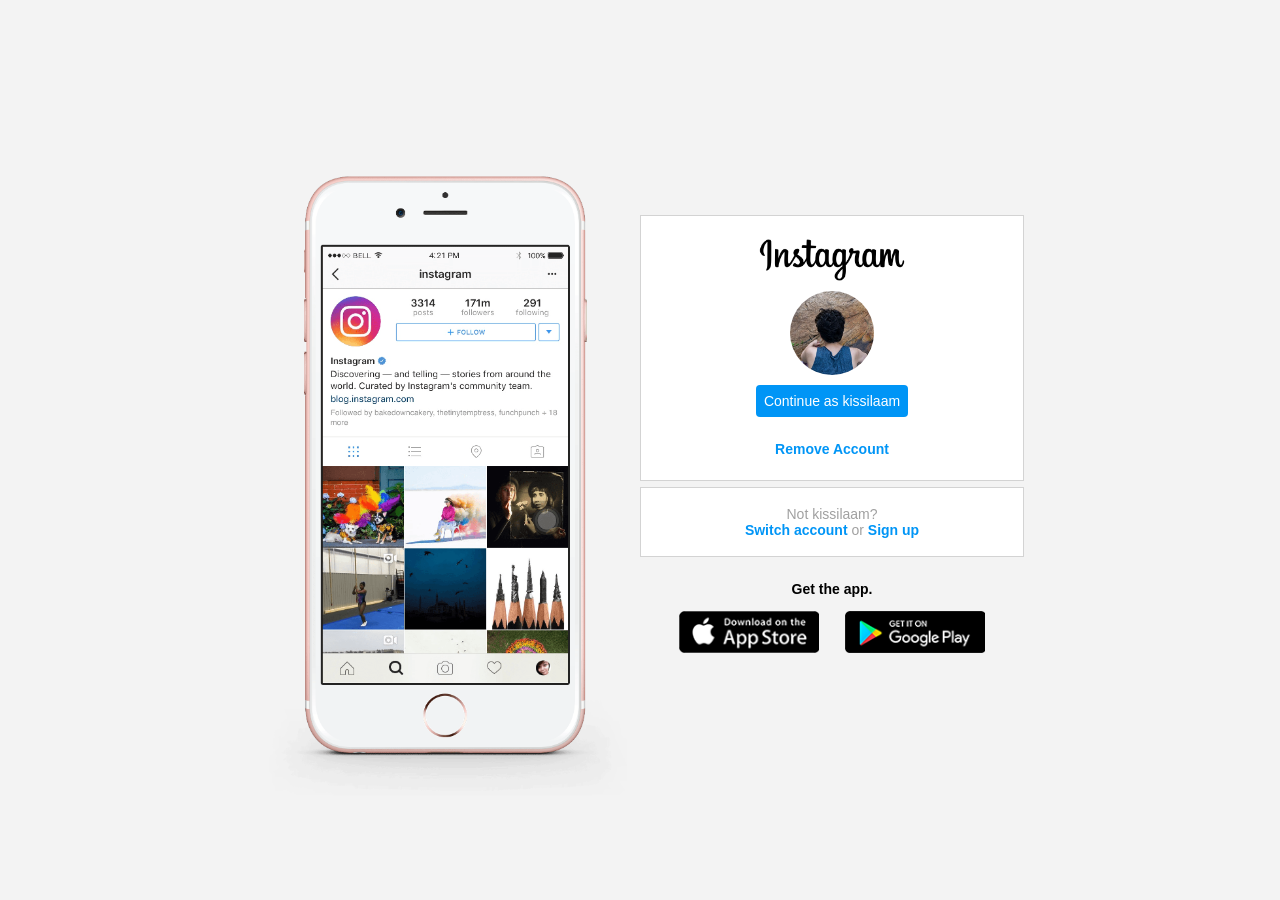
<file: display-flex/instagram-loginpage/index.html>
<!DOCTYPE html>
<html lang="en">
  <head>
    <meta charset="UTF-8" />
    <meta http-equiv="X-UA-Compatible" content="IE=edge" />
    <meta name="viewport" content="width=device-width, initial-scale=1.0" />
    <link rel="stylesheet" href="style.css" />
    <title>Instagram</title>
  </head>
  <body>
    <div class="instagram-wrapper">
      <div class="instagram-phone">
        <img src="./img/instapage.png" alt="Instagram on Cellphone" />
      </div>
      <div class="instagram-continue">
        <div class="group">
          <img
            src="./img/insta-logo.png"
            class="instagram-logo"
            alt="Instagram logo"
          />
          <div class="pfp">
            <img src="./img/pfp.jpg" alt="profile picture" />
          </div>
          <a href="#" class="instagram-login">Continue as kissilaam</a>
          <a href="#" class="instagram-logout">Remove Account</a>
        </div>
        <div class="group">
          <p class="not-account">Not kissilaam?</p>
          <p class="not-account">
            <span class="link-blue">Switch account</span>
            or
            <span class="link-blue">Sign up</span>
          </p>
        </div>
        <div class="get-the-app">
          <p class="get-app">Get the app.</p>
          <div class="download">
            <a href="#" class="app-download"></a>
            <a href="#" class="app-download"></a>
          </div>
        </div>
      </div>
    </div>
  </body>
</html>
</file>
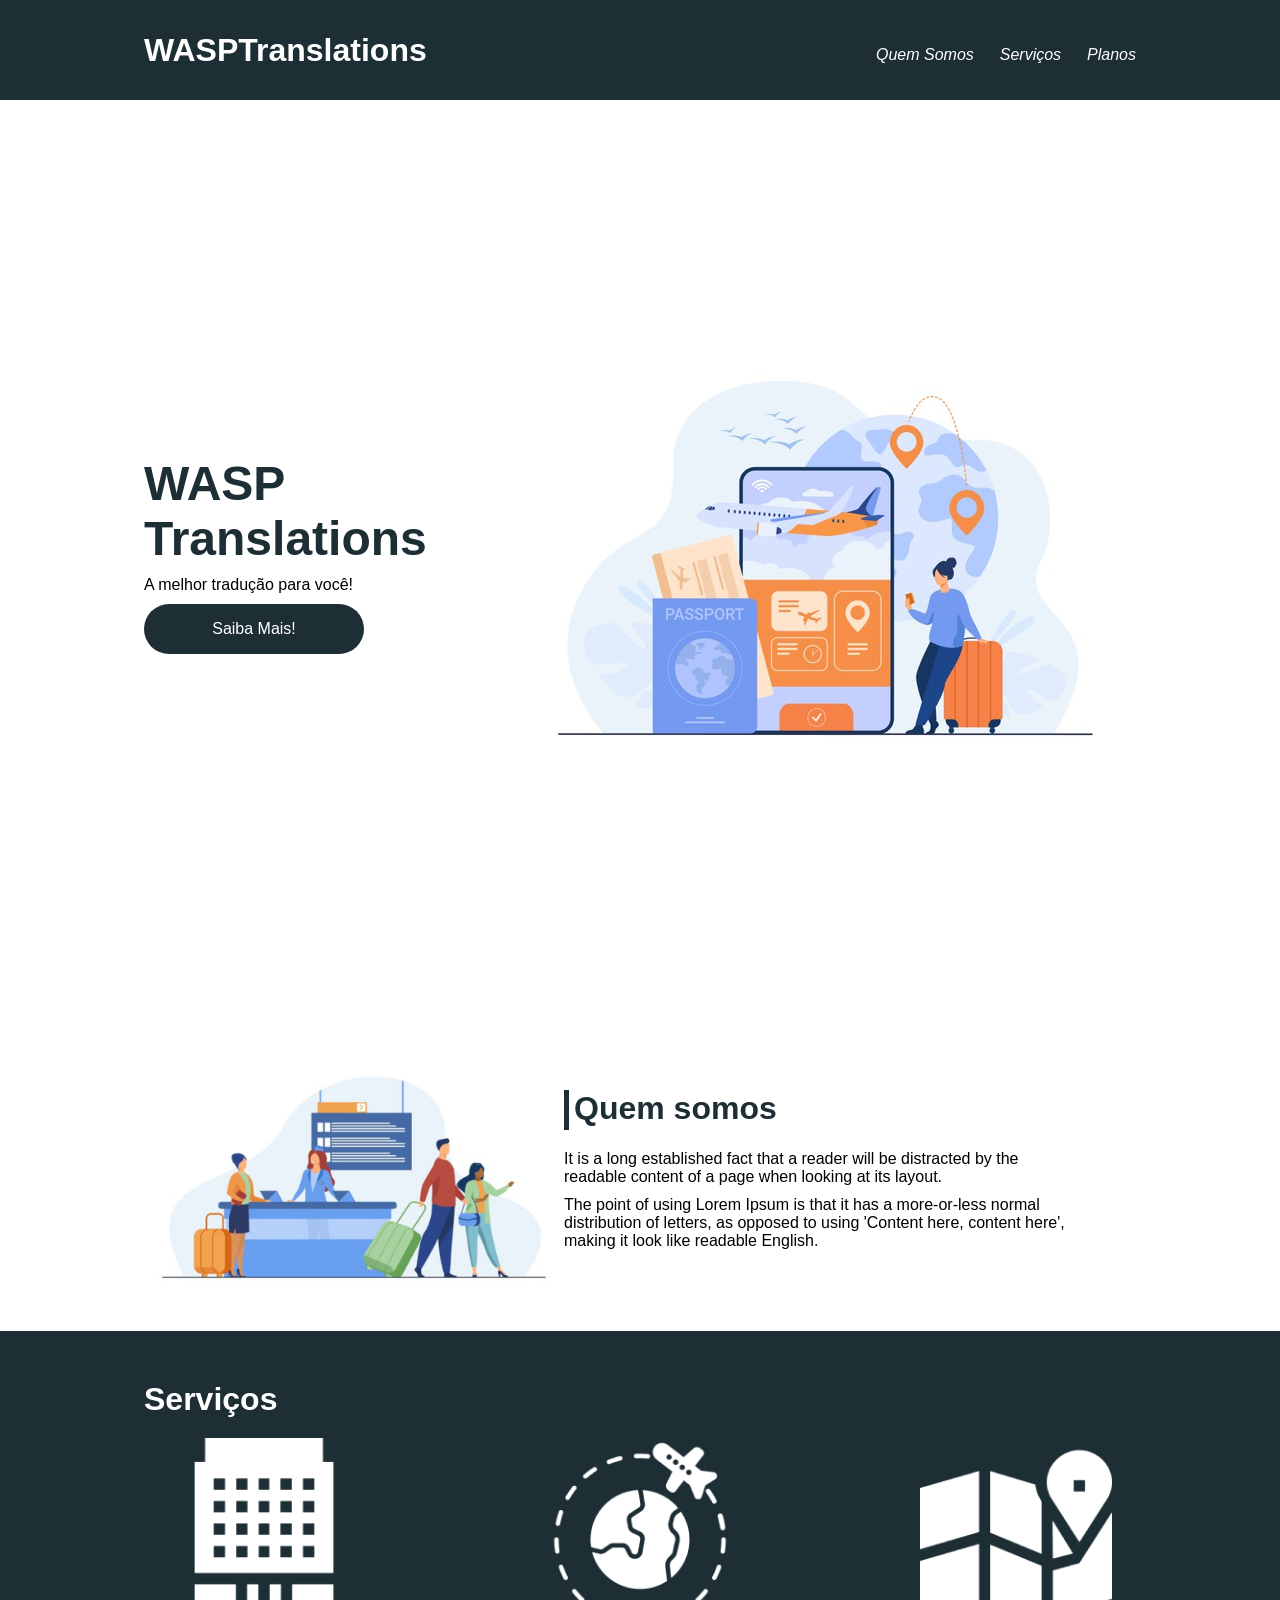
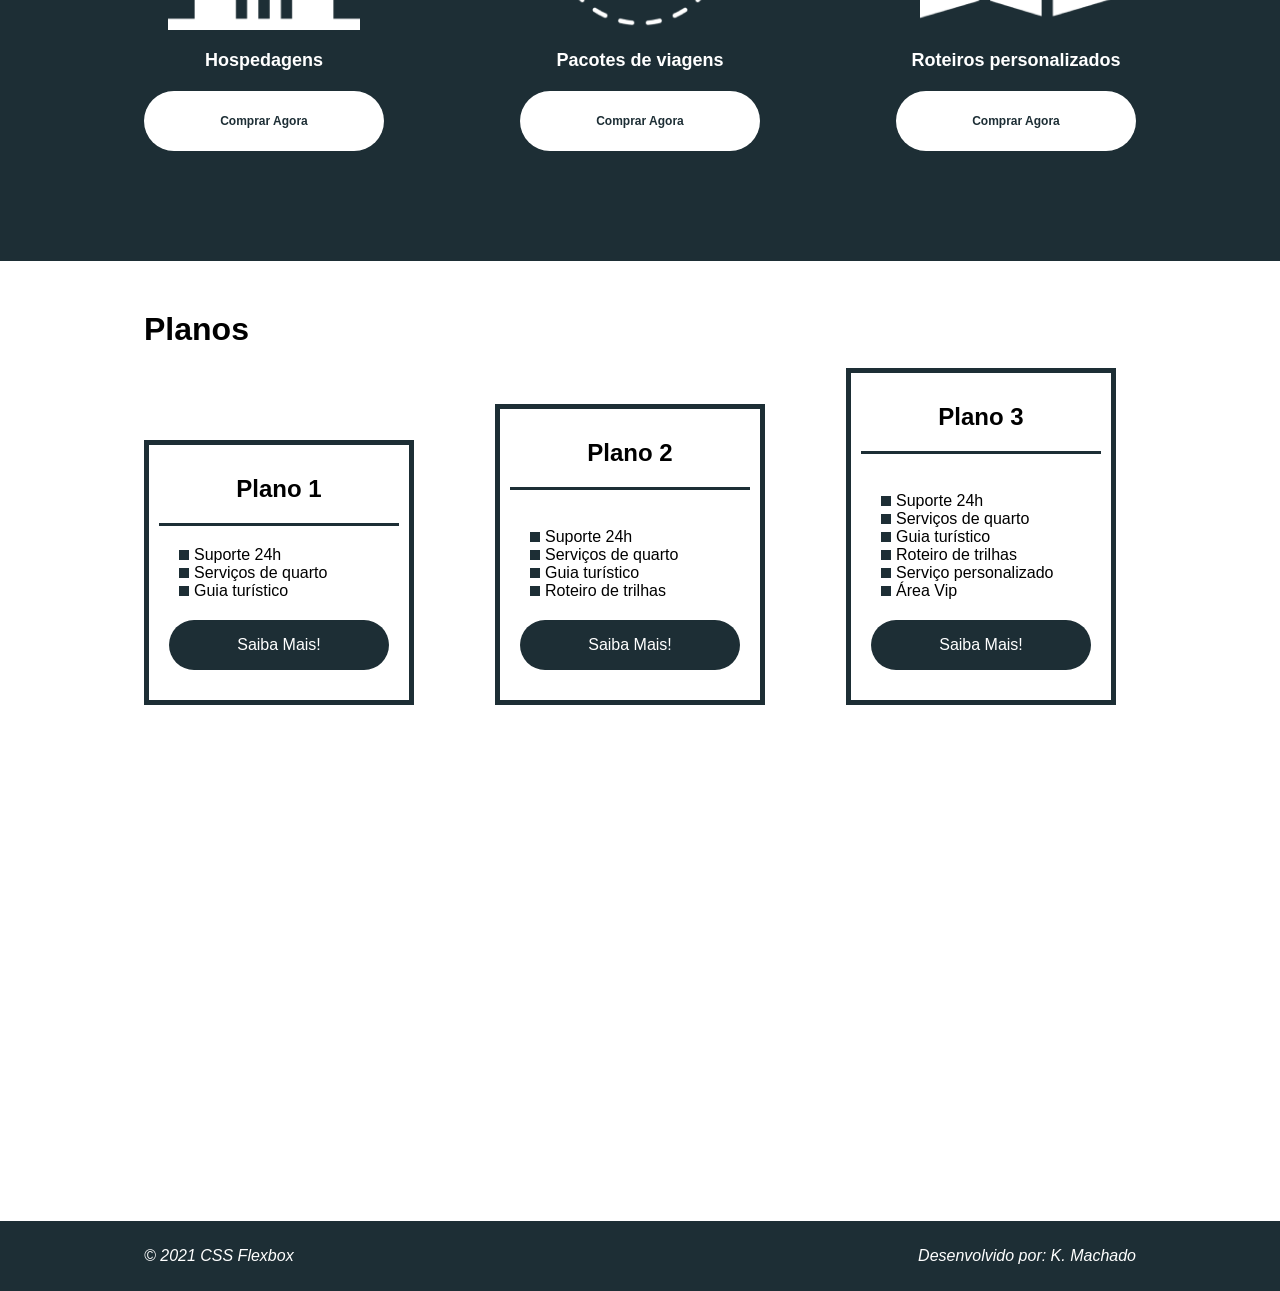
<file: display-flex/project-flexbox-dio/flex-projeto/index.html>
<!DOCTYPE html>
<html lang="pt-br">
  <head>
    <meta charset="UTF-8" />
    <meta name="viewport" content="width=device-width, initial-scale=1.0" />
    <title>WASPTranslations</title>
    <link rel="stylesheet" href="./style.css" />
  </head>
  <body>
    <header>
      <div class="flex-container menu">
        <div><h1>WASPTranslations</h1></div>
        <ul class="list-items">
          <li><a href="#quem-somos">Quem Somos</a></li>
          <li><a href="#serviços">Serviços</a></li>
          <li><a href="#planos">Planos</a></li>
        </ul>
      </div>
    </header>

    <div class="flex-container apresentacao">
      <div class="texto-apresentacao">
        <h1>WASP <br />Translations</h1>
        <p>A melhor tradução para você!</p>
        <a href="" class="btn">Saiba Mais!</a>
      </div>

      <div>
        <div>
          <img src="./images/0-main.png" alt="banner de apresentação" />
        </div>
      </div>
    </div>

    <div class="flex-container" id="quem-somos">
      <div>
        <h2>Quem somos</h2>
        <p>
          It is a long established fact that a reader will be distracted by the
          readable content of a page when looking at its layout.
        </p>
        <p>
          The point of using Lorem Ipsum is that it has a more-or-less normal
          distribution of letters, as opposed to using 'Content here, content
          here', making it look like readable English.
        </p>
      </div>

      <div>
        <img src="./images/1-quem-somos.png" alt="balcão de atendimento" />
      </div>
    </div>

    <div class="container-externo">
      <div class="flex-container" id="serviços">
        <div>
          <h2>Serviços</h2>
        </div>

        <div class="list-serviços">
          <div class="item-serviço">
            <div><img src="./images/icon-2.png" alt="hospedagens" /></div>
            <p>Hospedagens</p>
            <a href="#" class="btn">Comprar Agora</a>
          </div>

          <div class="item-serviço">
            <div><img src="./images/icon-1.png" alt="pacote de viagens" /></div>
            <p>Pacotes de viagens</p>
            <a href="#" class="btn">Comprar Agora</a>
          </div>

          <div class="item-serviço">
            <div>
              <img src="./images/icon-3.png" alt="roteiros personalizados" />
            </div>
            <p>Roteiros personalizados</p>
            <a href="#" class="btn">Comprar Agora</a>
          </div>
        </div>
      </div>
    </div>

    <div class="flex-container" id="planos">
      <div><h2>Planos</h2></div>

      <div class="list-planos">
        <div class="item-plano">
          <h3>Plano 1</h3>
          <ul>
            <li>Suporte 24h</li>
            <li>Serviços de quarto</li>
            <li>Guia turístico</li>
          </ul>
          <a href="#" class="btn">Saiba Mais!</a>
        </div>

        <div class="item-plano">
          <h3>Plano 2</h3>
          <br />
          <ul>
            <li>Suporte 24h</li>
            <li>Serviços de quarto</li>
            <li>Guia turístico</li>
            <li>Roteiro de trilhas</li>
          </ul>
          <a href="#" class="btn">Saiba Mais!</a>
        </div>

        <div class="item-plano">
          <h3>Plano 3</h3>
          <br />
          <ul>
            <li>Suporte 24h</li>
            <li>Serviços de quarto</li>
            <li>Guia turístico</li>
            <li>Roteiro de trilhas</li>
            <li>Serviço personalizado</li>
            <li>Área Vip</li>
          </ul>
          <a href="#" class="btn">Saiba Mais!</a>
        </div>
      </div>
    </div>

    <footer>
      <div class="flex-container footer">
        <p>&copy; 2021 CSS Flexbox</p>
        <p>Desenvolvido por: K. Machado</p>
      </div>
    </footer>
  </body>
</html>
</file>
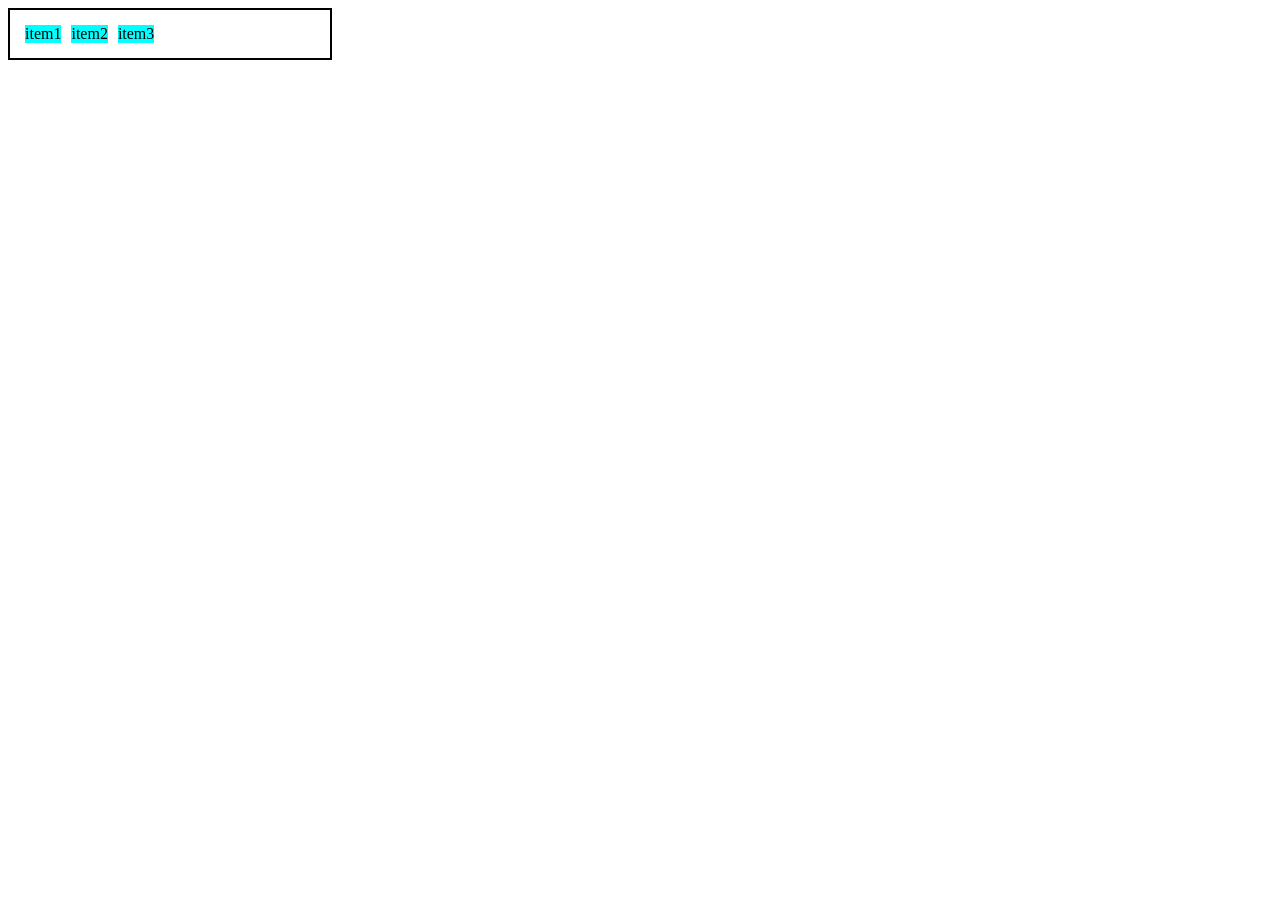
<file: display flex/0-display-flex.html>
<!DOCTYPE html>
<html lang="en">
  <head>
    <meta charset="UTF-8" />
    <meta http-equiv="X-UA-Compatible" content="IE=edge" />
    <meta name="viewport" content="width=device-width, initial-scale=1.0" />
    <title>Fundamentos - Display flex</title>
    <style>
      .flex {
        max-width: 300px;
        padding: 10px;
        border: 2px solid black;
        display: flex;
      }

      .item {
        background-color: aqua;
        margin: 5px;
      }
    </style>
  </head>
  <body>
    <div class="flex">
      <div class="item">item1</div>
      <div class="item">item2</div>
      <div class="item">item3</div>
    </div>
  </body>
</html>
</file>
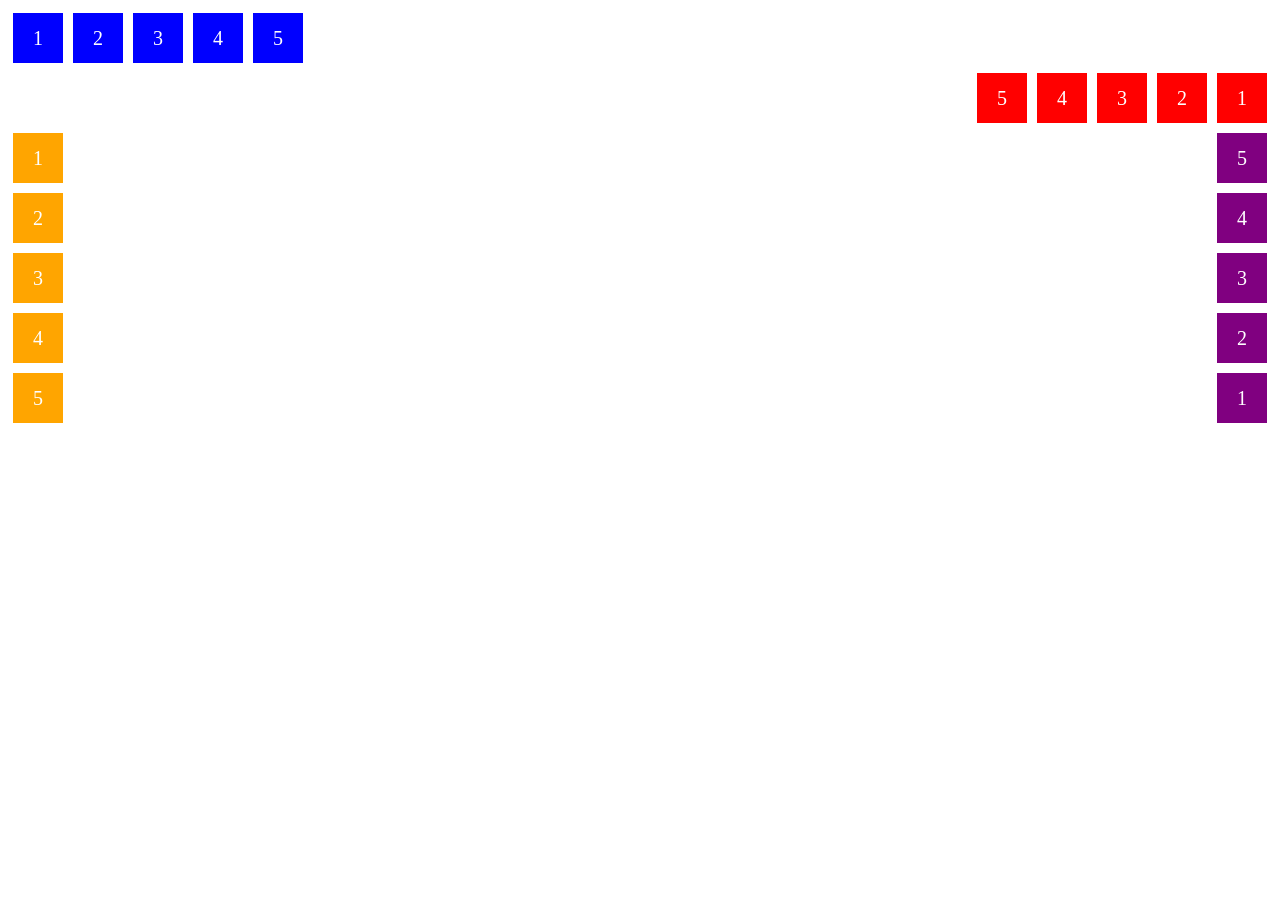
<file: display flex/1-flex-display.html>
<!DOCTYPE html>
<html lang="en">
  <head>
    <meta charset="UTF-8" />
    <meta http-equiv="X-UA-Compatible" content="IE=edge" />
    <meta name="viewport" content="width=device-width, initial-scale=1.0" />
    <title>Fundamentos - flex direction</title>
    <style>
      .flex-container {
        margin: 0;
        padding: 0;
        display: flex;
        list-style: none;
      }

      .flex-item {
        background: blue;
        height: 50px;
        width: 50px;
        line-height: 50px;
        font-size: 20px;
        color: white;
        text-align: center;
        margin: 5px;
      }

      .row {
        flex-direction: row;
      }

      .row-reverse {
        flex-direction: row-reverse;
      }

      .row-reverse li {
        background-color: red;
      }

      .column {
        float: left;
        flex-direction: column;
      }

      .column li {
        background: orange;
      }

      .column-reverse {
        float: right;
        flex-direction: column-reverse;
      }

      .column-reverse li {
        background: purple;
      }
    </style>
  </head>
  <body>
    <ul class="flex-container row">
      <li class="flex-item">1</li>
      <li class="flex-item">2</li>
      <li class="flex-item">3</li>
      <li class="flex-item">4</li>
      <li class="flex-item">5</li>
    </ul>

    <ul class="flex-container row-reverse">
      <li class="flex-item">1</li>
      <li class="flex-item">2</li>
      <li class="flex-item">3</li>
      <li class="flex-item">4</li>
      <li class="flex-item">5</li>
    </ul>

    <ul class="flex-container column">
      <li class="flex-item">1</li>
      <li class="flex-item">2</li>
      <li class="flex-item">3</li>
      <li class="flex-item">4</li>
      <li class="flex-item">5</li>
    </ul>

    <ul class="flex-container column-reverse">
      <li class="flex-item">1</li>
      <li class="flex-item">2</li>
      <li class="flex-item">3</li>
      <li class="flex-item">4</li>
      <li class="flex-item">5</li>
    </ul>
  </body>
</html>
</file>
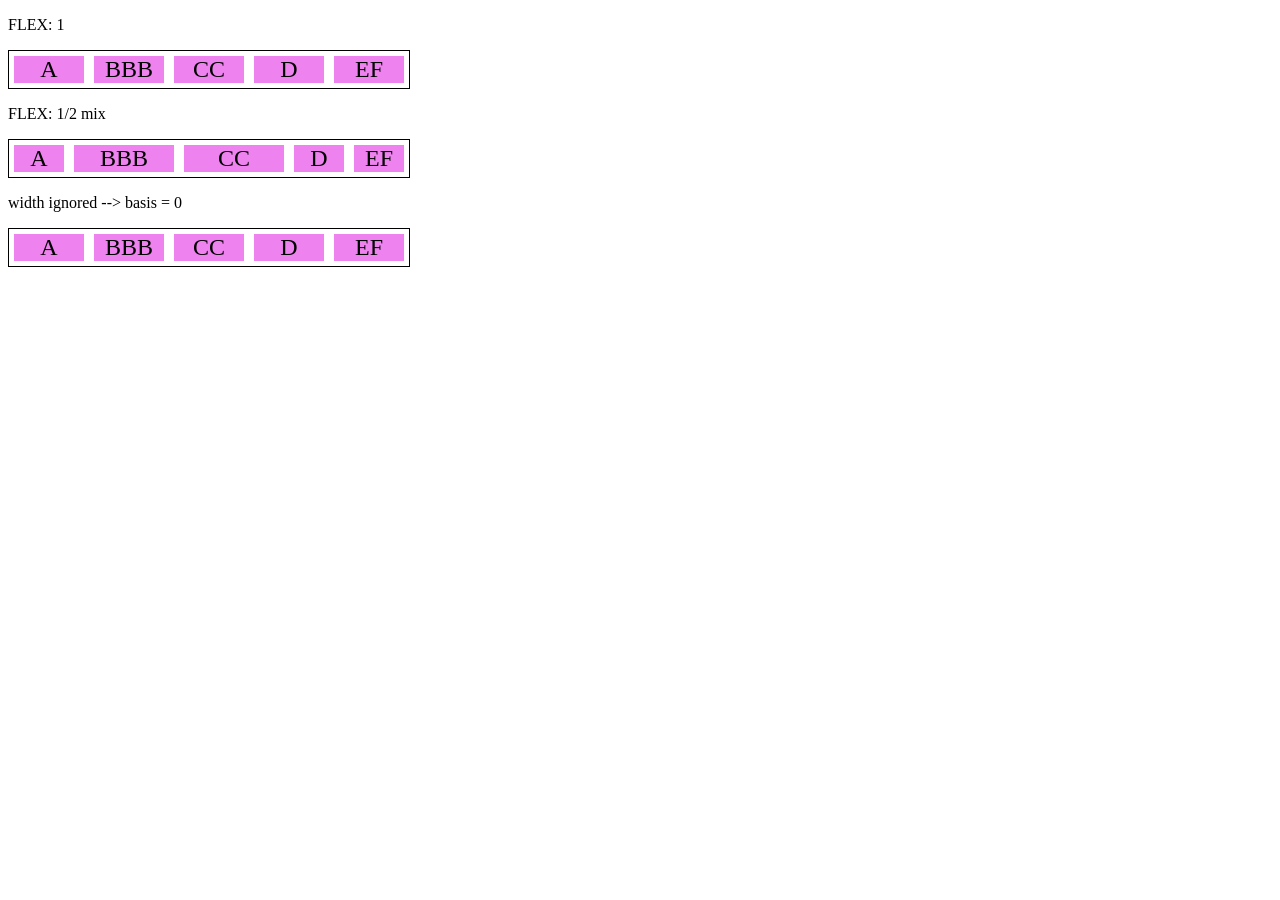
<file: display flex/10-flex.html>
<!DOCTYPE html>
<html lang="en">
  <head>
    <meta charset="UTF-8" />
    <meta http-equiv="X-UA-Compatible" content="IE=edge" />
    <meta name="viewport" content="width=device-width, initial-scale=1.0" />
    <title>Fundamentos - Flex</title>
    <style>
      .container {
        display: flex;
        border: 1px solid black;
        max-width: 400px;
        margin-bottom: 10px;
      }

      .item {
        background-color: violet;
        color: black;
        font-size: 24px;
        text-align: center;
        margin: 5px;
      }

      .flex-1 {
        flex: 1; /*grow = 1, shrink = 1, basis = 0*/
      }

      .largura {
        width: 200px;
        /*min-width: 250px;*/
      }

      .flex-2 {
        flex: 2; /*grow = 2, shrink = 1, basis = 0*/
      }
    </style>
  </head>
  <body>
    <p>FLEX: 1</p>
    <div class="container">
      <div class="item flex-1">A</div>
      <div class="item flex-1">BBB</div>
      <div class="item flex-1">CC</div>
      <div class="item flex-1">D</div>
      <div class="item flex-1">EF</div>
    </div>

    <p>FLEX: 1/2 mix</p>
    <div class="container">
      <div class="item flex-1">A</div>
      <div class="item flex-2">BBB</div>
      <div class="item flex-2">CC</div>
      <div class="item flex-1">D</div>
      <div class="item flex-1">EF</div>
    </div>

    <p>width ignored --> basis = 0</p>
    <div class="container">
      <div class="item flex-1 largura">A</div>
      <div class="item flex-1 largura">BBB</div>
      <div class="item flex-1 largura">CC</div>
      <div class="item flex-1 largura">D</div>
      <div class="item flex-1 largura">EF</div>
    </div>
  </body>
</html>
</file>
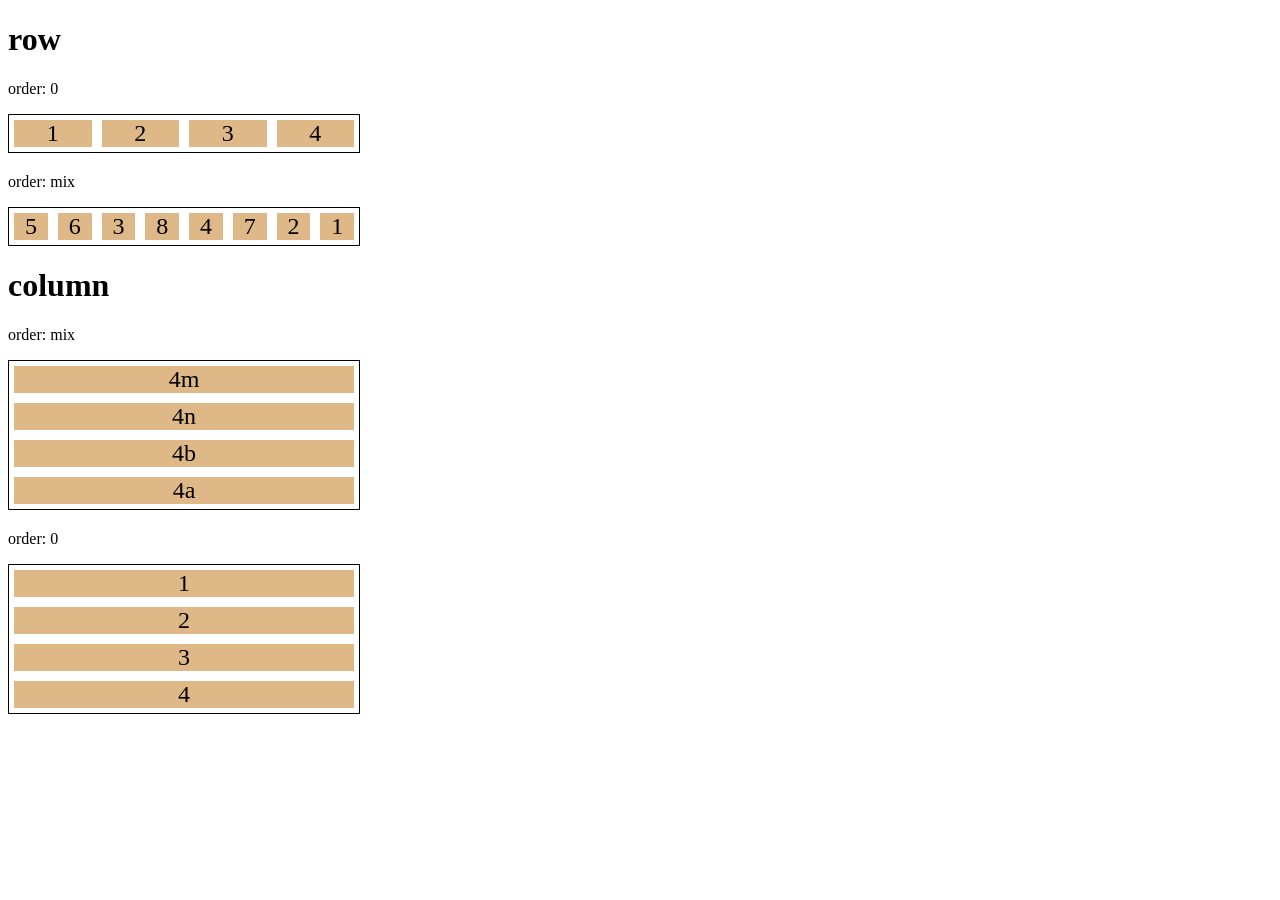
<file: display flex/11-order.html>
<!DOCTYPE html>
<html lang="en">
  <head>
    <meta charset="UTF-8" />
    <meta http-equiv="X-UA-Compatible" content="IE=edge" />
    <meta name="viewport" content="width=device-width, initial-scale=1.0" />
    <title>Fundamentos - order</title>

    <style>
      .container {
        display: flex;
        max-width: 350px;
        border: 1px solid black;
        margin-bottom: 20px;
      }

      .item {
        flex: 1;
        background: burlywood;
        color: black;
        text-align: center;
        font-size: 24px;
        margin: 5px;
        /*order: 0; padrão*/
      }

      .o1 {
        order: 1;
      }

      .o2 {
        order: 2;
      }

      .o3 {
        order: 3;
      }

      .o4 {
        order: 4;
      }

      .ominus1 {
        order: -1;
      }

      .ominus2 {
        order: -2;
      }

      .ominus3 {
        order: -3;
      }

      .ominus4 {
        order: -4;
      }

      .direction {
        flex-direction: column;
      }
    </style>
  </head>
  <body>
    <h1>row</h1>
    <p>order: 0</p>
    <div class="container">
      <div class="item">1</div>
      <div class="item">2</div>
      <div class="item">3</div>
      <div class="item">4</div>
    </div>

    <p>order: mix</p>
    <div class="container">
      <div class="item o4">1</div>
      <div class="item o3">2</div>
      <div class="item ominus2">3</div>
      <div class="item o1">4</div>
      <div class="item ominus4">5</div>
      <div class="item ominus3">6</div>
      <div class="item o2">7</div>
      <div class="item ominus1">8</div>
    </div>

    <h1>column</h1>
    <p>order: mix</p>
    <div class="container direction">
      <div class="item o4">4a</div>
      <div class="item o3">4b</div>
      <div class="item o2">4n</div>
      <div class="item o1">4m</div>
    </div>

    <p>order: 0</p>
    <div class="container direction">
      <div class="item">1</div>
      <div class="item">2</div>
      <div class="item">3</div>
      <div class="item">4</div>
    </div>
  </body>
</html>
</file>
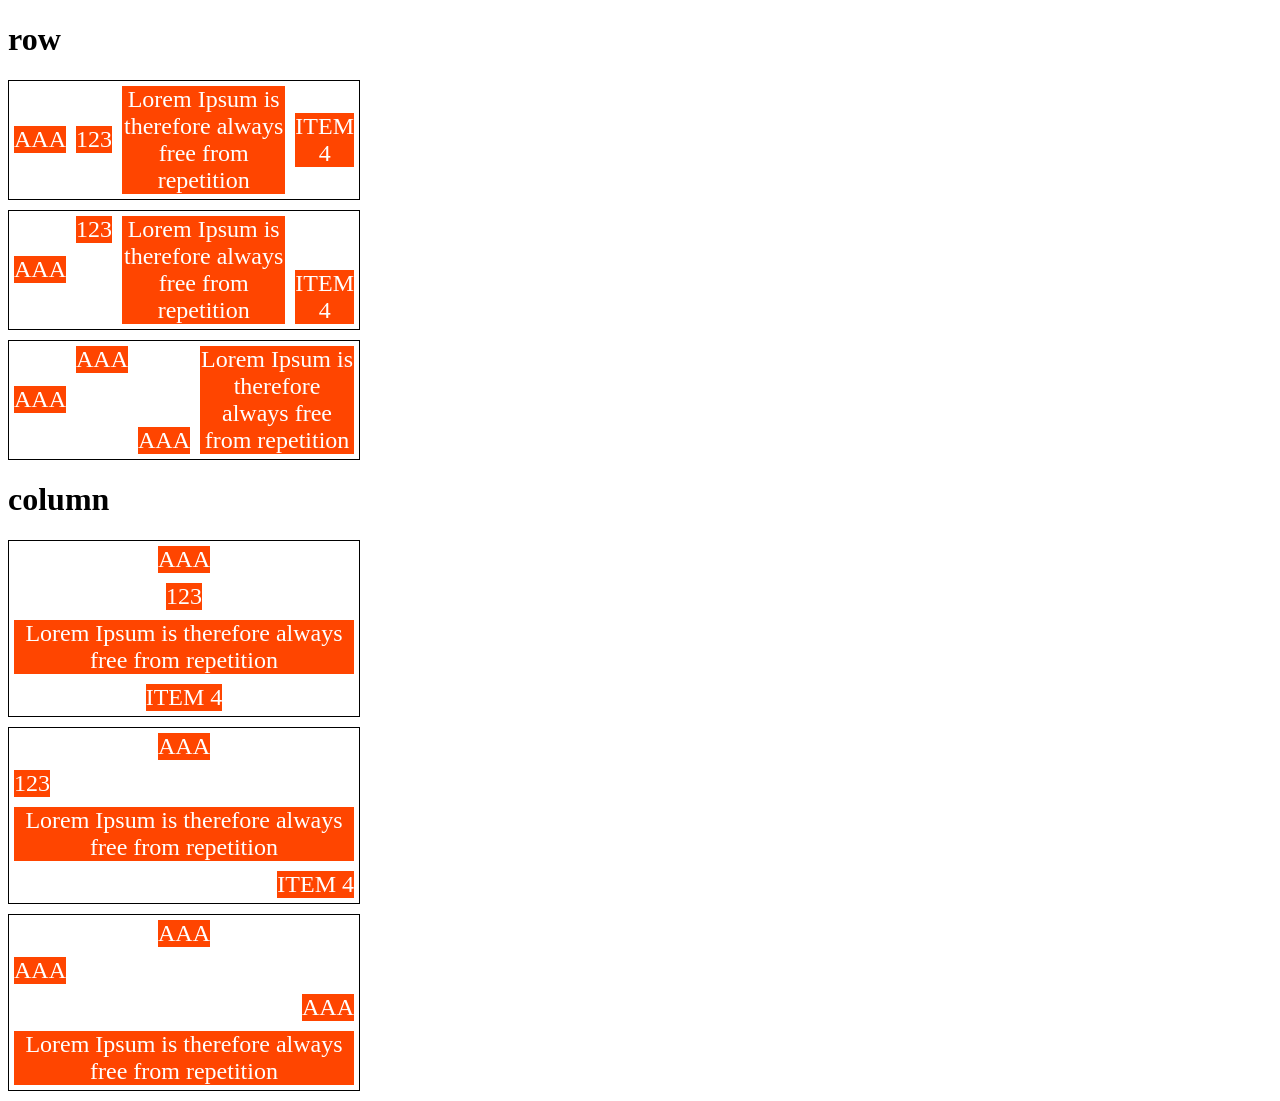
<file: display flex/12-align-self.html>
<!DOCTYPE html>
<html lang="en">
  <head>
    <meta charset="UTF-8" />
    <meta http-equiv="X-UA-Compatible" content="IE=edge" />
    <meta name="viewport" content="width=device-width, initial-scale=1.0" />
    <title>Fundamentos - align self</title>
    <style>
      .container {
        display: flex;
        border: 1px solid black;
        margin-bottom: 10px;
        max-width: 350px;
      }

      .align-container {
        align-items: center;
      }

      .item {
        background-color: orangered;
        color: white;
        font-size: 24px;
        text-align: center;
        margin: 5px;
      }

      .center {
        align-self: center;
      }
      .start {
        align-self: flex-start;
      }

      .end {
        align-self: flex-end;
      }

      .baseline {
        align-self: baseline;
      }

      .stretch {
        align-self: stretch;
      }

      .auto {
        align-self: auto;
      }

      .direction {
        flex-direction: column;
      }
    </style>
  </head>
  <body>
    <h1>row</h1>
    <section class="container align-container">
      <div class="item auto">AAA</div>
      <div class="item auto">123</div>
      <div class="item auto">
        Lorem Ipsum is therefore always free from repetition
      </div>
      <div class="item auto">ITEM 4</div>
    </section>

    <section class="container">
      <div class="item center">AAA</div>
      <div class="item start">123</div>
      <div class="item stretch">
        Lorem Ipsum is therefore always free from repetition
      </div>
      <div class="item end">ITEM 4</div>
    </section>

    <section class="container">
      <div class="item center">AAA</div>
      <div class="item start">AAA</div>
      <div class="item end">AAA</div>
      <div class="item stretch">
        Lorem Ipsum is therefore always free from repetition
      </div>
    </section>

    <h1>column</h1>

    <section class="container align-container direction">
      <div class="item auto">AAA</div>
      <div class="item auto">123</div>
      <div class="item auto">
        Lorem Ipsum is therefore always free from repetition
      </div>
      <div class="item auto">ITEM 4</div>
    </section>

    <section class="container direction">
      <div class="item center">AAA</div>
      <div class="item start">123</div>
      <div class="item stretch">
        Lorem Ipsum is therefore always free from repetition
      </div>
      <div class="item end">ITEM 4</div>
    </section>

    <section class="container direction">
      <div class="item center">AAA</div>
      <div class="item start">AAA</div>
      <div class="item end">AAA</div>
      <div class="item stretch">
        Lorem Ipsum is therefore always free from repetition
      </div>
    </section>
  </body>
</html>
</file>
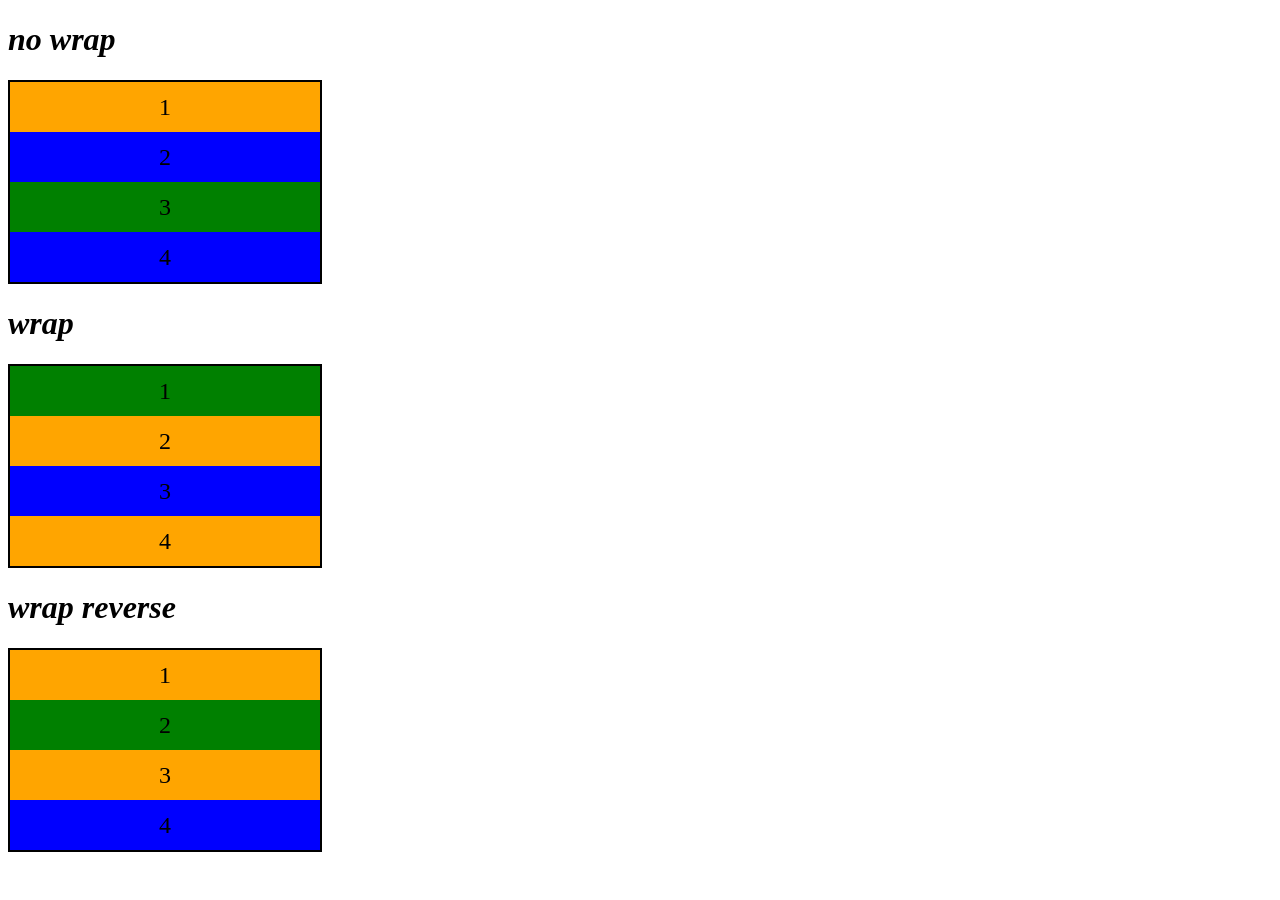
<file: display flex/2-flex-wrap.html>
<!DOCTYPE html>
<html lang="en">
  <head>
    <meta charset="UTF-8" />
    <meta http-equiv="X-UA-Compatible" content="IE=edge" />
    <meta name="viewport" content="width=device-width, initial-scale=1.0" />
    <title>Fundamentos - flex wrap</title>
    <style>
      h1 {
        font-family: Georgia, 'Times New Roman', Times, serif;
        font-style: italic;
      }

      .flex-container {
        display: flex;
        /*height: 150px;*/
        border: 2px solid black;
        max-width: 310px;
        flex-direction: column;
      }

      .item {
        font-size: 24px;
        height: 50%;
        text-align: center;
        min-width: 100px;
        line-height: 50px;
      }

      .nowrap {
        flex-wrap: nowrap;
      }

      .wrap {
        flex-wrap: wrap;
      }

      .wrap-reverse {
        flex-wrap: wrap-reverse;
      }

      .blue {
        background-color: blue;
      }

      .green {
        background-color: green;
      }

      .orange {
        background-color: orange;
      }
    </style>
  </head>
  <body>
    <h1>no wrap</h1>

    <div class="flex-container nowrap">
      <div class="item orange">1</div>
      <div class="item blue">2</div>
      <div class="item green">3</div>
      <div class="item blue">4</div>
    </div>

    <h1>wrap</h1>
    <div class="flex-container wrap">
      <div class="item green">1</div>
      <div class="item orange">2</div>
      <div class="item blue">3</div>
      <div class="item orange">4</div>
    </div>

    <h1>wrap reverse</h1>
    <div class="flex-container wrap-reverse">
      <div class="item orange">1</div>
      <div class="item green">2</div>
      <div class="item orange">3</div>
      <div class="item blue">4</div>
    </div>
  </body>
</html>
</file>
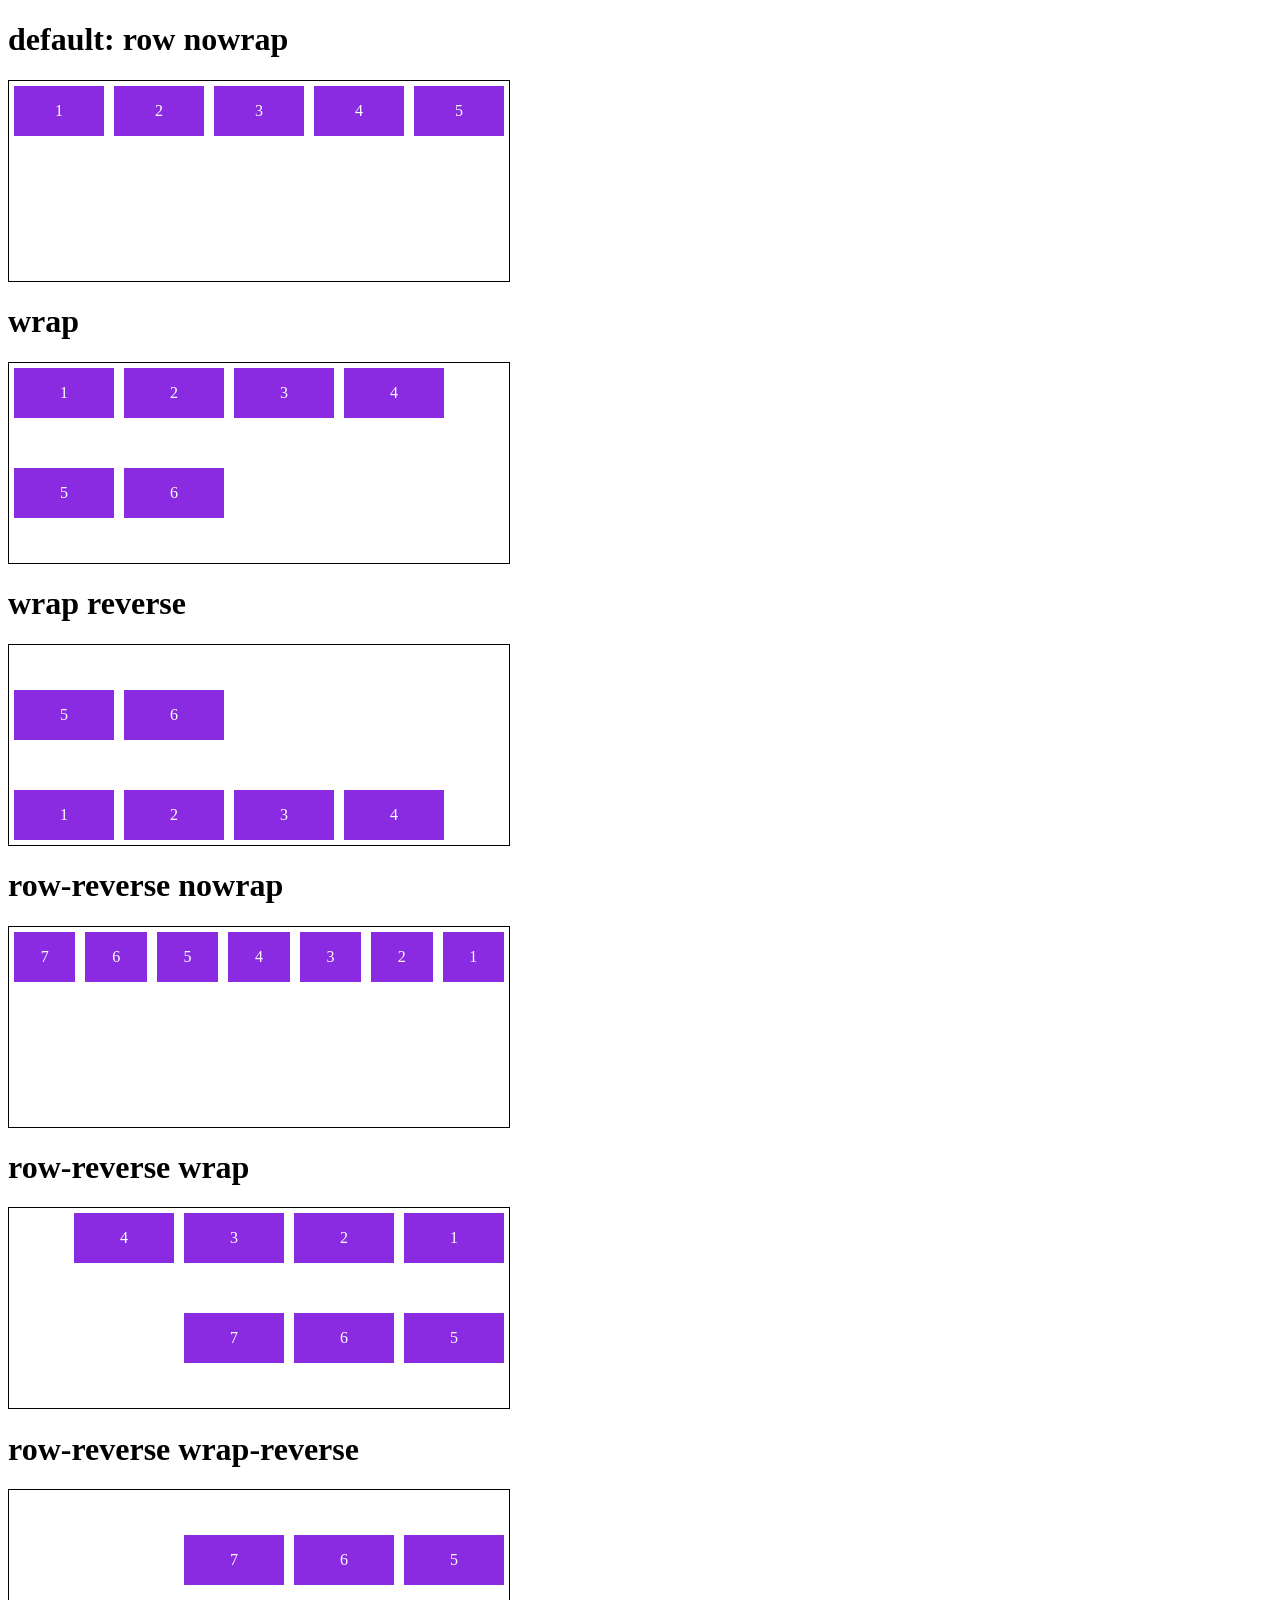
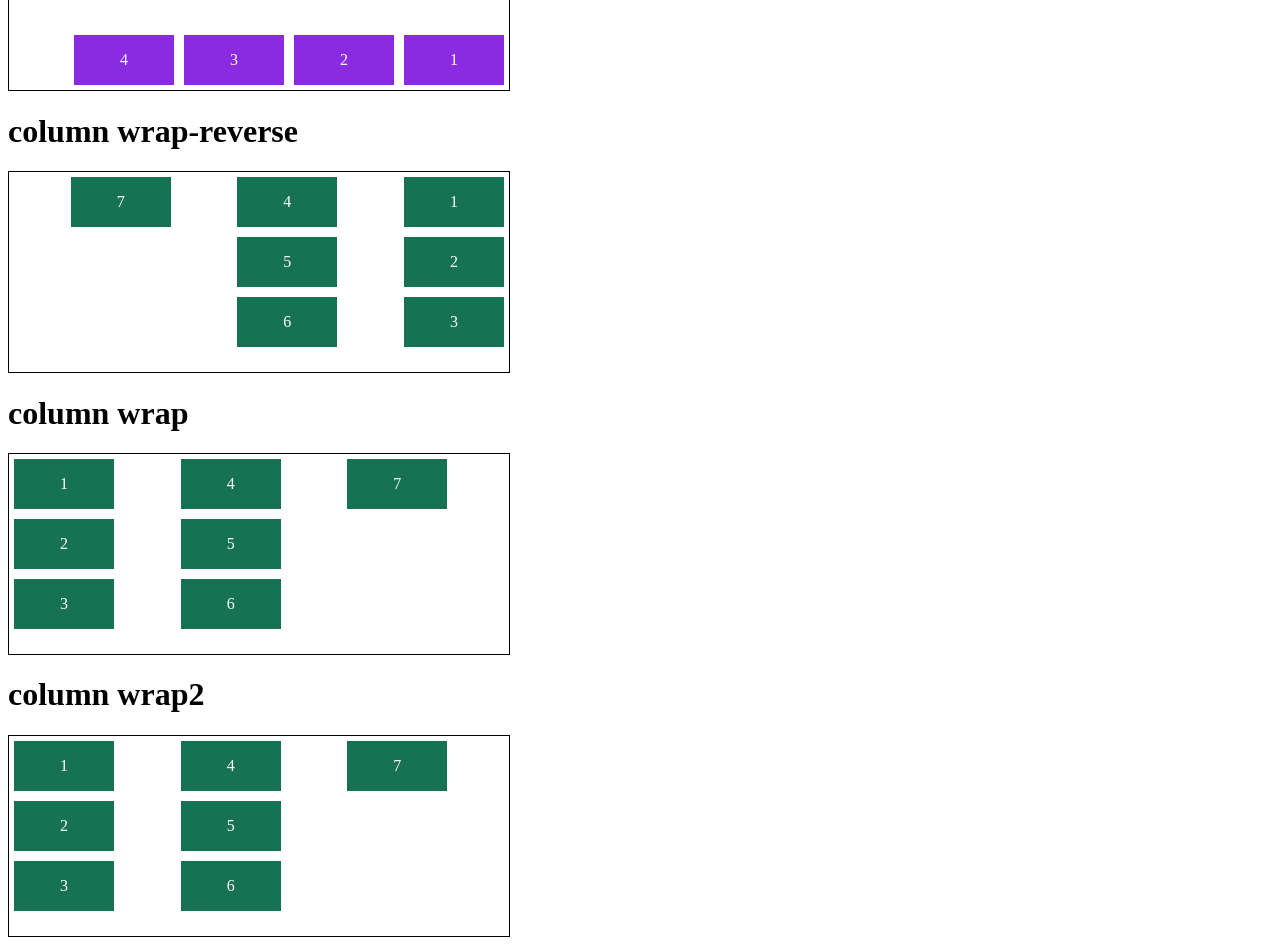
<file: display flex/3-flex-flow.html>
<!DOCTYPE html>
<html lang="en">
  <head>
    <meta charset="UTF-8" />
    <meta http-equiv="X-UA-Compatible" content="IE=edge" />
    <meta name="viewport" content="width=device-width, initial-scale=1.0" />
    <title>Fundamentos - Flex flow</title>
    <style>
      .flex-container {
        display: flex;
        border: 1px solid black;
        max-width: 500px;
        margin-bottom: 10px;
        height: 200px;
      }

      .default {
        flex-flow: row nowrap; /*valores padrão, se não forem especificados serão usados por padrão*/
      }

      .wrap {
        flex-flow: row wrap;
      }

      .wrap-reverse {
        flex-flow: row wrap-reverse;
      }

      .r-nowrap {
        flex-flow: row-reverse nowrap;
      }

      .r-wrap {
        flex-flow: row-reverse wrap;
      }

      .rr-wrap {
        flex-flow: row-reverse wrap-reverse;
      }

      .cr-wrap {
        flex-flow: column wrap-reverse;
      }

      .c-wrap {
        flex-flow: column wrap;
      }

      .c-wrap2 {
        flex-direction: column;
        flex-wrap: wrap;
      }

      .item {
        background-color: blueviolet;
        margin: 5px;
        color: white;
        text-align: center;
        width: 100px;
        height: 50px;
        line-height: 50px;
      }

      .item2 {
        background-color: rgb(22, 114, 83);
        margin: 5px;
        color: white;
        text-align: center;
        width: 100px;
        height: 50px;
        line-height: 50px;
      }
    </style>
  </head>
  <body>
    <h1>default: row nowrap</h1>
    <div class="flex-container default">
      <div class="item">1</div>
      <div class="item">2</div>
      <div class="item">3</div>
      <div class="item">4</div>
      <div class="item">5</div>
    </div>
    <h1>wrap</h1>
    <div class="flex-container wrap">
      <div class="item">1</div>
      <div class="item">2</div>
      <div class="item">3</div>
      <div class="item">4</div>
      <div class="item">5</div>
      <div class="item">6</div>
    </div>

    <h1>wrap reverse</h1>
    <div class="flex-container wrap-reverse">
      <div class="item">1</div>
      <div class="item">2</div>
      <div class="item">3</div>
      <div class="item">4</div>
      <div class="item">5</div>
      <div class="item">6</div>
    </div>

    <h1>row-reverse nowrap</h1>
    <div class="flex-container r-nowrap">
      <div class="item">1</div>
      <div class="item">2</div>
      <div class="item">3</div>
      <div class="item">4</div>
      <div class="item">5</div>
      <div class="item">6</div>
      <div class="item">7</div>
    </div>

    <h1>row-reverse wrap</h1>
    <div class="flex-container r-wrap">
      <div class="item">1</div>
      <div class="item">2</div>
      <div class="item">3</div>
      <div class="item">4</div>
      <div class="item">5</div>
      <div class="item">6</div>
      <div class="item">7</div>
    </div>

    <h1>row-reverse wrap-reverse</h1>
    <div class="flex-container rr-wrap">
      <div class="item">1</div>
      <div class="item">2</div>
      <div class="item">3</div>
      <div class="item">4</div>
      <div class="item">5</div>
      <div class="item">6</div>
      <div class="item">7</div>
    </div>

    <h1>column wrap-reverse</h1>
    <div class="flex-container cr-wrap">
      <div class="item2">1</div>
      <div class="item2">2</div>
      <div class="item2">3</div>
      <div class="item2">4</div>
      <div class="item2">5</div>
      <div class="item2">6</div>
      <div class="item2">7</div>
    </div>

    <h1>column wrap</h1>
    <div class="flex-container c-wrap">
      <div class="item2">1</div>
      <div class="item2">2</div>
      <div class="item2">3</div>
      <div class="item2">4</div>
      <div class="item2">5</div>
      <div class="item2">6</div>
      <div class="item2">7</div>
    </div>

    <h1>column wrap2</h1>
    <div class="flex-container c-wrap2">
      <div class="item2">1</div>
      <div class="item2">2</div>
      <div class="item2">3</div>
      <div class="item2">4</div>
      <div class="item2">5</div>
      <div class="item2">6</div>
      <div class="item2">7</div>
    </div>
  </body>
</html>
</file>
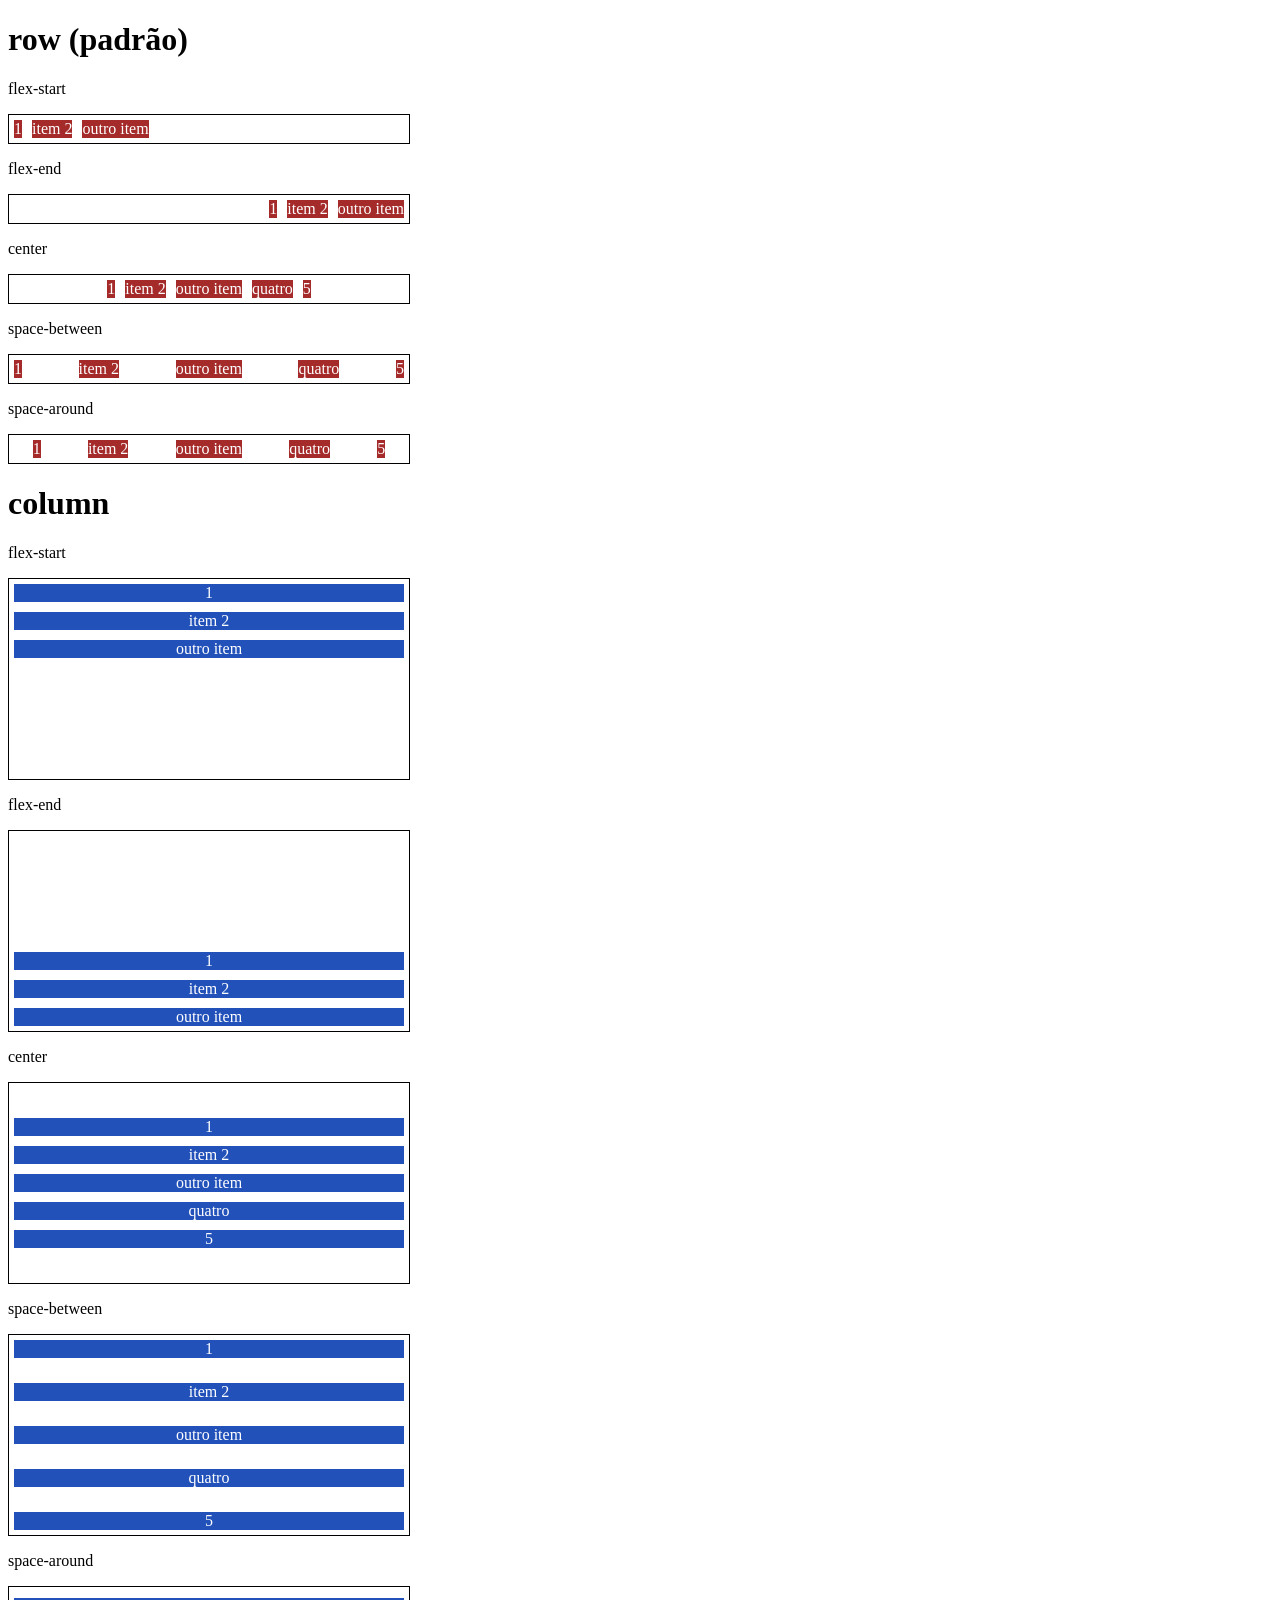
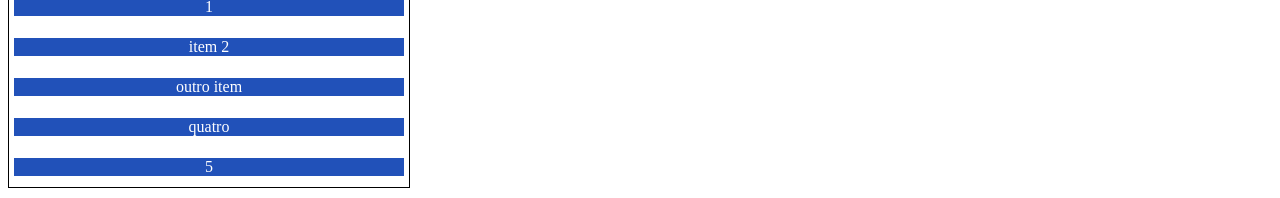
<file: display flex/4-justify-content.html>
<!DOCTYPE html>
<html lang="en">
  <head>
    <meta charset="UTF-8" />
    <meta http-equiv="X-UA-Compatible" content="IE=edge" />
    <meta name="viewport" content="width=device-width, initial-scale=1.0" />
    <title>Fundamentos - Justify content</title>

    <style>
      .container {
        max-width: 400px;
        border: 1px solid black;
        margin: 0;
        display: flex;
        margin-bottom: 10px;
      }

      .item {
        background-color: brown;
        margin: 5px;
        text-align: center;
        color: white;
      }

      .item2 {
        background-color: rgb(33, 81, 185);
        margin: 5px;
        text-align: center;
        color: white;
      }

      .column{
        flex-direction: column;
        min-height: 200px;
        
      }

      .flex-start {
        justify-content: flex-start;
      }

      .flex-end {
        justify-content: flex-end;
      }
      .center {
        justify-content: center;
      }

      .space-between {
        justify-content: space-between;
      }

      .space-around {
        justify-content: space-around;
      }
    </style>
  </head>
  <body>
    <h1>row (padrão)</h1>
    <p>flex-start</p>
    <section class="container flex-start">
      <div class="item">1</div>
      <div class="item">item 2</div>
      <div class="item">outro item</div>
    </section>

    <p>flex-end</p>
    <section class="container flex-end">
      <div class="item">1</div>
      <div class="item">item 2</div>
      <div class="item">outro item</div>
    </section>

    <p>center</p>
    <section class="container center">
      <div class="item">1</div>
      <div class="item">item 2</div>
      <div class="item">outro item</div>
      <div class="item">quatro</div>
      <div class="item">5</div>
    </section>

    <p>space-between</p>
    <section class="container space-between">
      <div class="item">1</div>
      <div class="item">item 2</div>
      <div class="item">outro item</div>
      <div class="item">quatro</div>
      <div class="item">5</div>
    </section>
  </body>

  <p>space-around</p>
    <section class="container space-around">
      <div class="item">1</div>
      <div class="item">item 2</div>
      <div class="item">outro item</div>
      <div class="item">quatro</div>
      <div class="item">5</div>
    </section>

    <h1>column</h1>

    <p>flex-start</p>
    <section class="container flex-start column">
      <div class="item2">1</div>
      <div class="item2">item 2</div>
      <div class="item2">outro item</div>
    </section>

    <p>flex-end</p>
    <section class="container flex-end column">
      <div class="item2">1</div>
      <div class="item2">item 2</div>
      <div class="item2">outro item</div>
    </section>

    <p>center</p>
    <section class="container center column">
      <div class="item2">1</div>
      <div class="item2">item 2</div>
      <div class="item2">outro item</div>
      <div class="item2">quatro</div>
      <div class="item2">5</div>
    </section>

    <p>space-between</p>
    <section class="container space-between column">
      <div class="item2">1</div>
      <div class="item2">item 2</div>
      <div class="item2">outro item</div>
      <div class="item2">quatro</div>
      <div class="item2">5</div>
    </section>

    <p>space-around</p>
    <section class="container space-around column">
      <div class="item2">1</div>
      <div class="item2">item 2</div>
      <div class="item2">outro item</div>
      <div class="item2">quatro</div>
      <div class="item2">5</div>
    </section>
    
  </body>
</html>
</file>
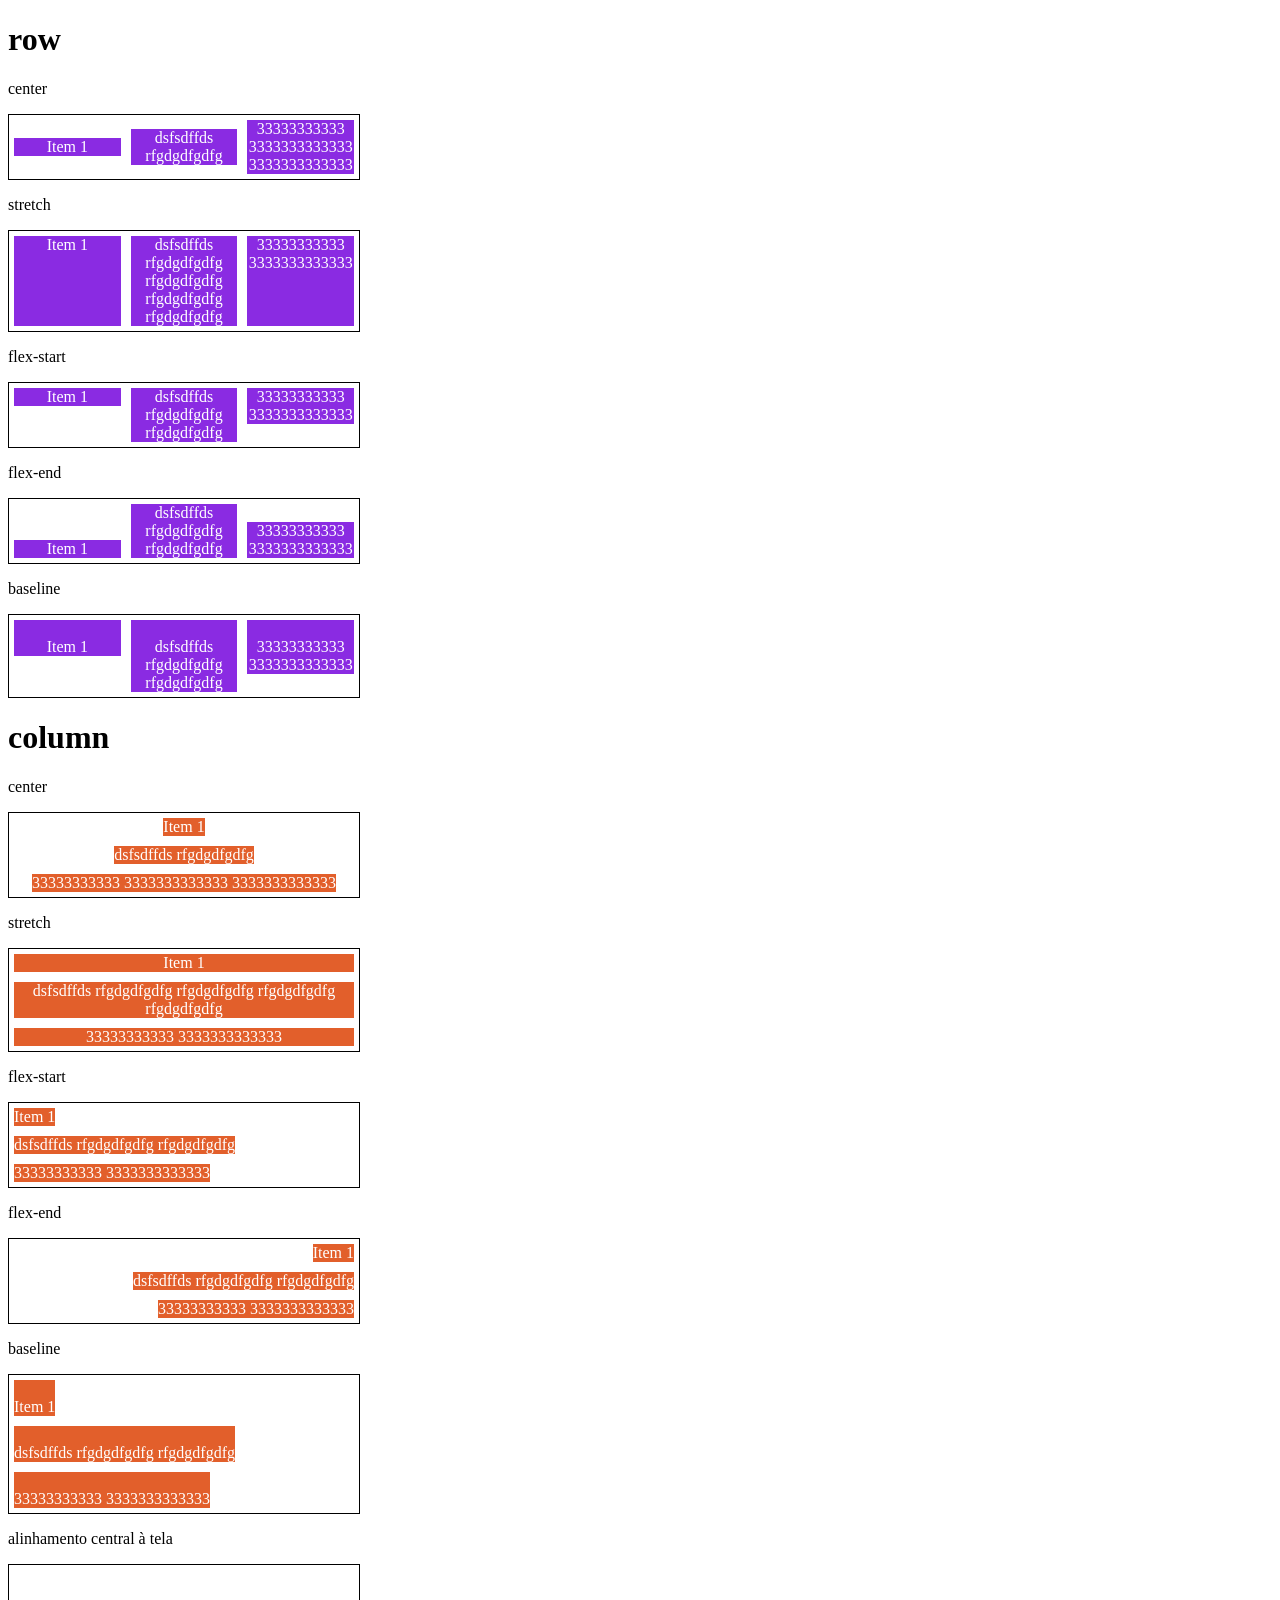
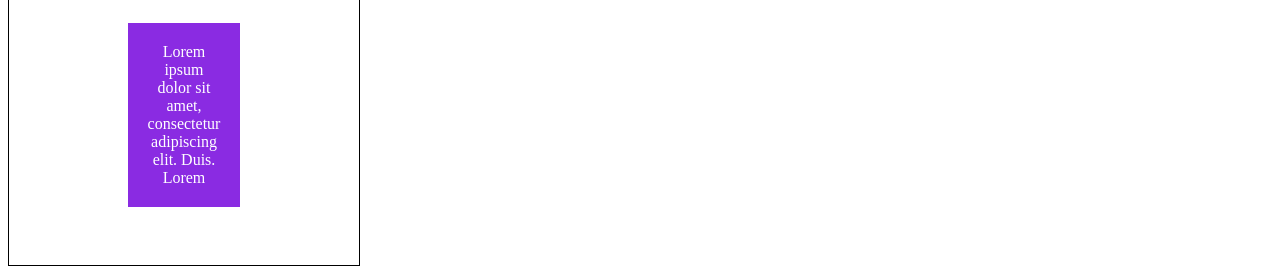
<file: display flex/5-align-items.html>
<!DOCTYPE html>
<html lang="en">
  <head>
    <meta charset="UTF-8" />
    <meta http-equiv="X-UA-Compatible" content="IE=edge" />
    <meta name="viewport" content="width=device-width, initial-scale=1.0" />
    <title>Fundamentos - align items</title>

    <style>
      .container {
        max-width: 350px;
        border: 1px solid black;
        display: flex;
      }

      .item {
        background-color: blueviolet;
        margin: 5px;
        color: white;
        text-align: center;
        flex: 1;
      }

      .item2 {
        background-color: rgb(226, 95, 43);
        margin: 5px;
        color: white;
        text-align: center;
        flex: 1;
      }

      .center {
        align-items: center;
      }

      .stretch {
        align-items: stretch;
      }

      .flex-start {
        align-items: flex-start;
      }

      .flex-end {
        align-items: flex-end;
      }

      .baseline {
        align-items: baseline;
      }
      .column {
        flex-direction: column;
      }

      .central {
        height: 300px;
        justify-content: center;
        align-items: center;
      }

      .central .item {
        flex: 0; /*remove algumas propriedades relacionadas ao item para que os elementos nao crescam */
        padding: 20px;
      }
    </style>
  </head>
  <body>
    <h1>row</h1>
    <p>center</p>
    <section class="container center">
      <div class="item">Item 1</div>
      <div class="item">dsfsdffds rfgdgdfgdfg</div>
      <div class="item">33333333333 3333333333333 3333333333333</div>
    </section>

    <p>stretch</p>
    <section class="container stretch">
      <div class="item">Item 1</div>
      <div class="item">
        dsfsdffds rfgdgdfgdfg rfgdgdfgdfg rfgdgdfgdfg rfgdgdfgdfg
      </div>
      <div class="item">33333333333 3333333333333</div>
    </section>

    <p>flex-start</p>
    <section class="container flex-start">
      <div class="item">Item 1</div>
      <div class="item">dsfsdffds rfgdgdfgdfg rfgdgdfgdfg</div>
      <div class="item">33333333333 3333333333333</div>
    </section>

    <p>flex-end</p>
    <section class="container flex-end">
      <div class="item">Item 1</div>
      <div class="item">dsfsdffds rfgdgdfgdfg rfgdgdfgdfg</div>
      <div class="item">33333333333 3333333333333</div>
    </section>

    <p>baseline</p>
    <section class="container baseline">
      <div class="item"><br />Item 1</div>
      <div class="item"><br />dsfsdffds rfgdgdfgdfg rfgdgdfgdfg</div>
      <div class="item"><br />33333333333 3333333333333</div>
    </section>

    <h1>column</h1>
    <p>center</p>
    <section class="container center column">
      <div class="item2">Item 1</div>
      <div class="item2">dsfsdffds rfgdgdfgdfg</div>
      <div class="item2">33333333333 3333333333333 3333333333333</div>
    </section>

    <p>stretch</p>
    <section class="container stretch column">
      <div class="item2">Item 1</div>
      <div class="item2">
        dsfsdffds rfgdgdfgdfg rfgdgdfgdfg rfgdgdfgdfg rfgdgdfgdfg
      </div>
      <div class="item2">33333333333 3333333333333</div>
    </section>

    <p>flex-start</p>
    <section class="container flex-start column">
      <div class="item2">Item 1</div>
      <div class="item2">dsfsdffds rfgdgdfgdfg rfgdgdfgdfg</div>
      <div class="item2">33333333333 3333333333333</div>
    </section>

    <p>flex-end</p>
    <section class="container flex-end column">
      <div class="item2">Item 1</div>
      <div class="item2">dsfsdffds rfgdgdfgdfg rfgdgdfgdfg</div>
      <div class="item2">33333333333 3333333333333</div>
    </section>

    <p>baseline</p>
    <section class="container baseline column">
      <div class="item2"><br />Item 1</div>
      <div class="item2"><br />dsfsdffds rfgdgdfgdfg rfgdgdfgdfg</div>
      <div class="item2"><br />33333333333 3333333333333</div>
    </section>

    <p>alinhamento central à tela</p>
    <section class="container center central">
      <div class="item">
        Lorem ipsum dolor sit amet, consectetur adipiscing elit. Duis. Lorem
      </div>
    </section>
  </body>
</html>
</file>
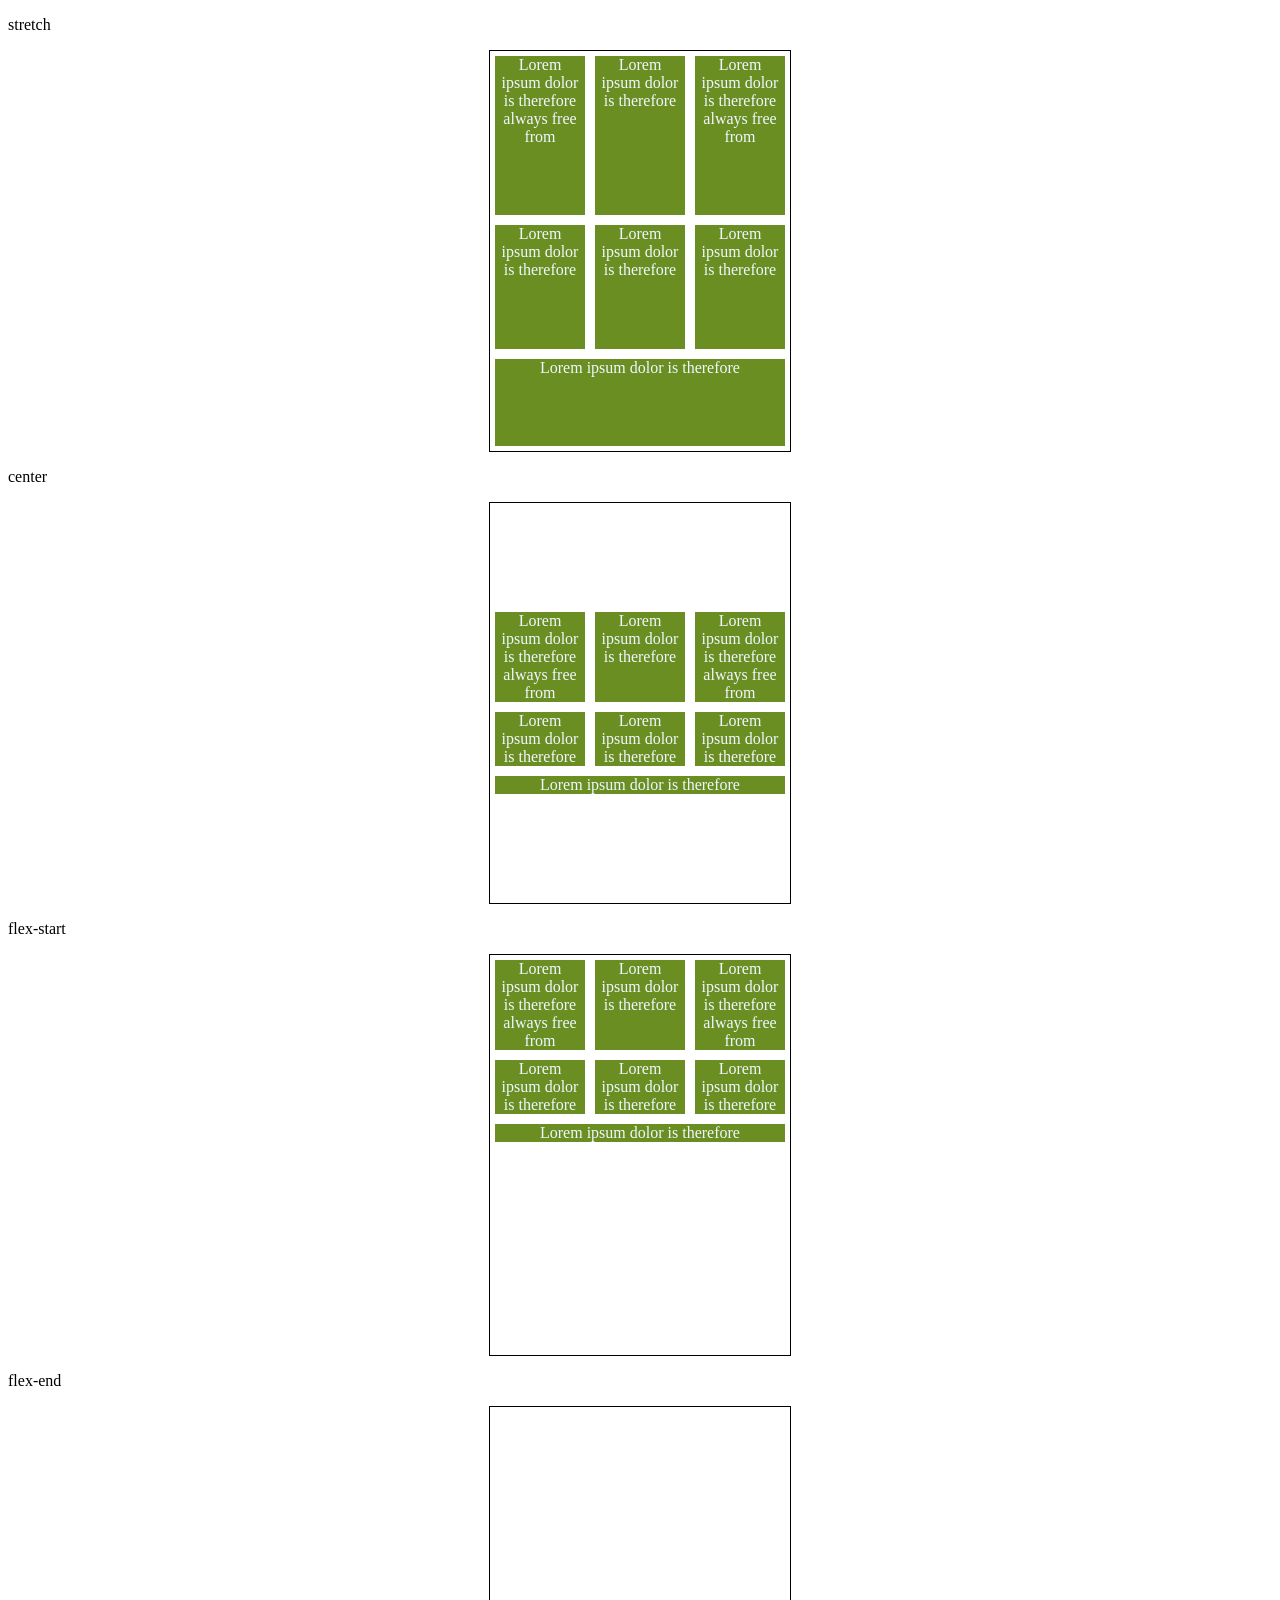
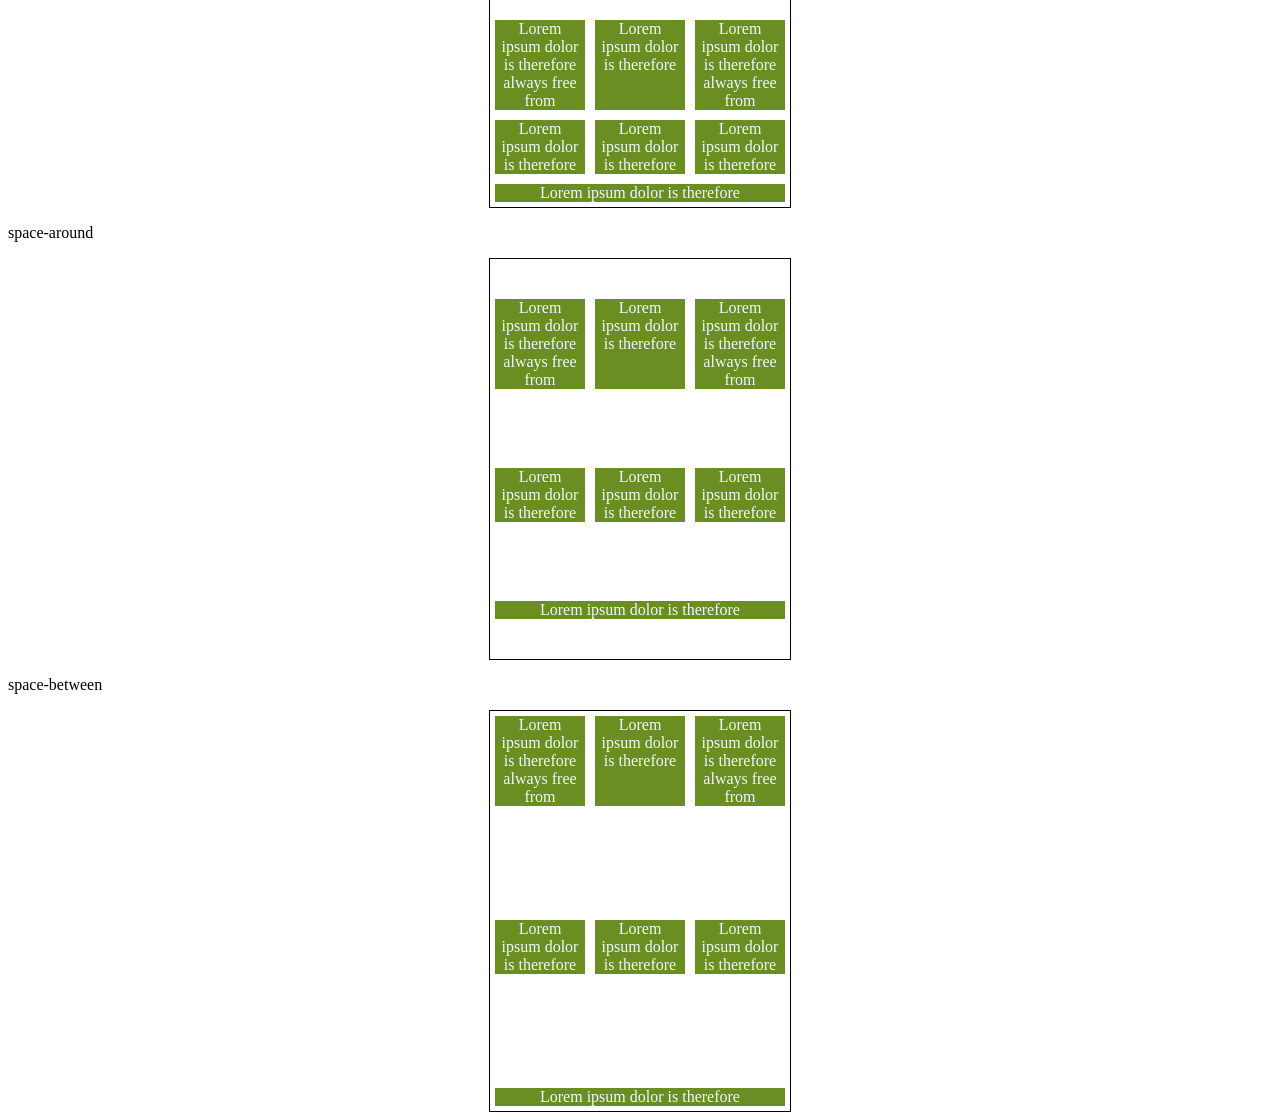
<file: display flex/6-align-content.html>
<!DOCTYPE html>
<html lang="en">
  <head>
    <meta charset="UTF-8" />
    <meta http-equiv="X-UA-Compatible" content="IE=edge" />
    <meta name="viewport" content="width=device-width, initial-scale=1.0" />
    <title>Fundamentos - align content</title>

    <style>
      .container {
        height: 400px;
        max-width: 300px;
        margin: 0 auto;
        display: flex;
        flex-wrap: wrap;
        border: 1px solid black;
      }

      .item {
        background-color: olivedrab;
        padding: 0 5px;
        margin: 5px;
        flex: 1;
        text-align: center;
        color: aliceblue;
      }

      .stretch {
        align-content: stretch;
      }

      .center {
        align-content: center;
      }

      .flex-start {
        align-content: flex-start;
      }

      .flex-end {
        align-content: flex-end;
      }

      .space-around {
        align-content: space-around;
      }

      .space-between {
        align-content: space-between;
      }
    </style>
  </head>
  <body>
    <p>stretch</p>
    <div class="container stretch">
      <div class="item">Lorem ipsum dolor is therefore always free from</div>
      <div class="item">Lorem ipsum dolor is therefore</div>
      <div class="item">Lorem ipsum dolor is therefore always free from</div>
      <div class="item">Lorem ipsum dolor is therefore</div>
      <div class="item">Lorem ipsum dolor is therefore</div>
      <div class="item">Lorem ipsum dolor is therefore</div>
      <div class="item">Lorem ipsum dolor is therefore</div>
    </div>

    <p>center</p>
    <div class="container center">
      <div class="item">Lorem ipsum dolor is therefore always free from</div>
      <div class="item">Lorem ipsum dolor is therefore</div>
      <div class="item">Lorem ipsum dolor is therefore always free from</div>
      <div class="item">Lorem ipsum dolor is therefore</div>
      <div class="item">Lorem ipsum dolor is therefore</div>
      <div class="item">Lorem ipsum dolor is therefore</div>
      <div class="item">Lorem ipsum dolor is therefore</div>
    </div>

    <p>flex-start</p>
    <div class="container flex-start">
      <div class="item">Lorem ipsum dolor is therefore always free from</div>
      <div class="item">Lorem ipsum dolor is therefore</div>
      <div class="item">Lorem ipsum dolor is therefore always free from</div>
      <div class="item">Lorem ipsum dolor is therefore</div>
      <div class="item">Lorem ipsum dolor is therefore</div>
      <div class="item">Lorem ipsum dolor is therefore</div>
      <div class="item">Lorem ipsum dolor is therefore</div>
    </div>

    <p>flex-end</p>
    <div class="container flex-end">
      <div class="item">Lorem ipsum dolor is therefore always free from</div>
      <div class="item">Lorem ipsum dolor is therefore</div>
      <div class="item">Lorem ipsum dolor is therefore always free from</div>
      <div class="item">Lorem ipsum dolor is therefore</div>
      <div class="item">Lorem ipsum dolor is therefore</div>
      <div class="item">Lorem ipsum dolor is therefore</div>
      <div class="item">Lorem ipsum dolor is therefore</div>
    </div>

    <p>space-around</p>
    <div class="container space-around">
      <div class="item">Lorem ipsum dolor is therefore always free from</div>
      <div class="item">Lorem ipsum dolor is therefore</div>
      <div class="item">Lorem ipsum dolor is therefore always free from</div>
      <div class="item">Lorem ipsum dolor is therefore</div>
      <div class="item">Lorem ipsum dolor is therefore</div>
      <div class="item">Lorem ipsum dolor is therefore</div>
      <div class="item">Lorem ipsum dolor is therefore</div>
    </div>

    <p>space-between</p>
    <div class="container space-between">
      <div class="item">Lorem ipsum dolor is therefore always free from</div>
      <div class="item">Lorem ipsum dolor is therefore</div>
      <div class="item">Lorem ipsum dolor is therefore always free from</div>
      <div class="item">Lorem ipsum dolor is therefore</div>
      <div class="item">Lorem ipsum dolor is therefore</div>
      <div class="item">Lorem ipsum dolor is therefore</div>
      <div class="item">Lorem ipsum dolor is therefore</div>
    </div>
  </body>
</html>
</file>
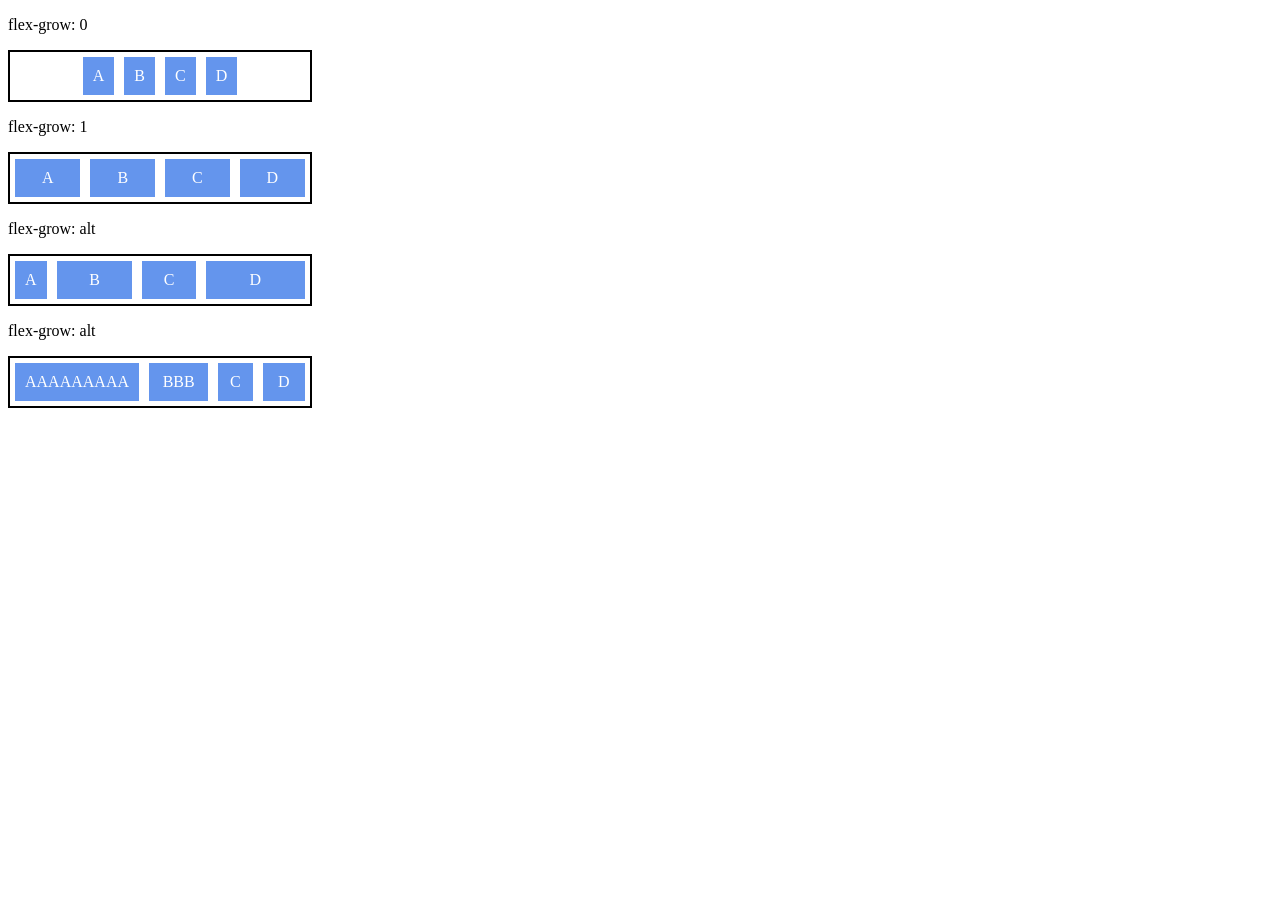
<file: display flex/7-flex-grow.html>
<!DOCTYPE html>
<html lang="en">
  <head>
    <meta charset="UTF-8" />
    <meta http-equiv="X-UA-Compatible" content="IE=edge" />
    <meta name="viewport" content="width=device-width, initial-scale=1.0" />
    <title>Fundamentos - flex grow</title>

    <style>
      .container {
        display: flex;
        border: 2px solid black;
        max-width: 300px;
        justify-content: center;
      }

      .item {
        background-color: cornflowerblue;
        margin: 5px;
        padding: 10px;
        text-align: center;
        color: white;
      }

      .fg-0 {
        flex-grow: 0;
      }

      .fg-1 {
        flex-grow: 1;
      }

      .fg-2 {
        flex-grow: 2;
      }

      .fg-3 {
        flex-grow: 3;
      }
    </style>
  </head>
  <body>
    <p>flex-grow: 0</p>
    <div class="container">
      <div class="item fg-0">A</div>
      <div class="item fg-0">B</div>
      <div class="item fg-0">C</div>
      <div class="item fg-0">D</div>
    </div>

    <p>flex-grow: 1</p>
    <div class="container">
      <div class="item fg-1">A</div>
      <div class="item fg-1">B</div>
      <div class="item fg-1">C</div>
      <div class="item fg-1">D</div>
    </div>

    <p>flex-grow: alt</p>
    <div class="container">
      <div class="item fg-0">A</div>
      <div class="item fg-2">B</div>
      <div class="item fg-1">C</div>
      <div class="item fg-3">D</div>
    </div>

    <p>flex-grow: alt</p>
    <div class="container">
      <div class="item fg-0">AAAAAAAAA</div>
      <div class="item fg-2">BBB</div>
      <div class="item fg-1">C</div>
      <div class="item fg-3">D</div>
    </div>
  </body>
</html>
</file>
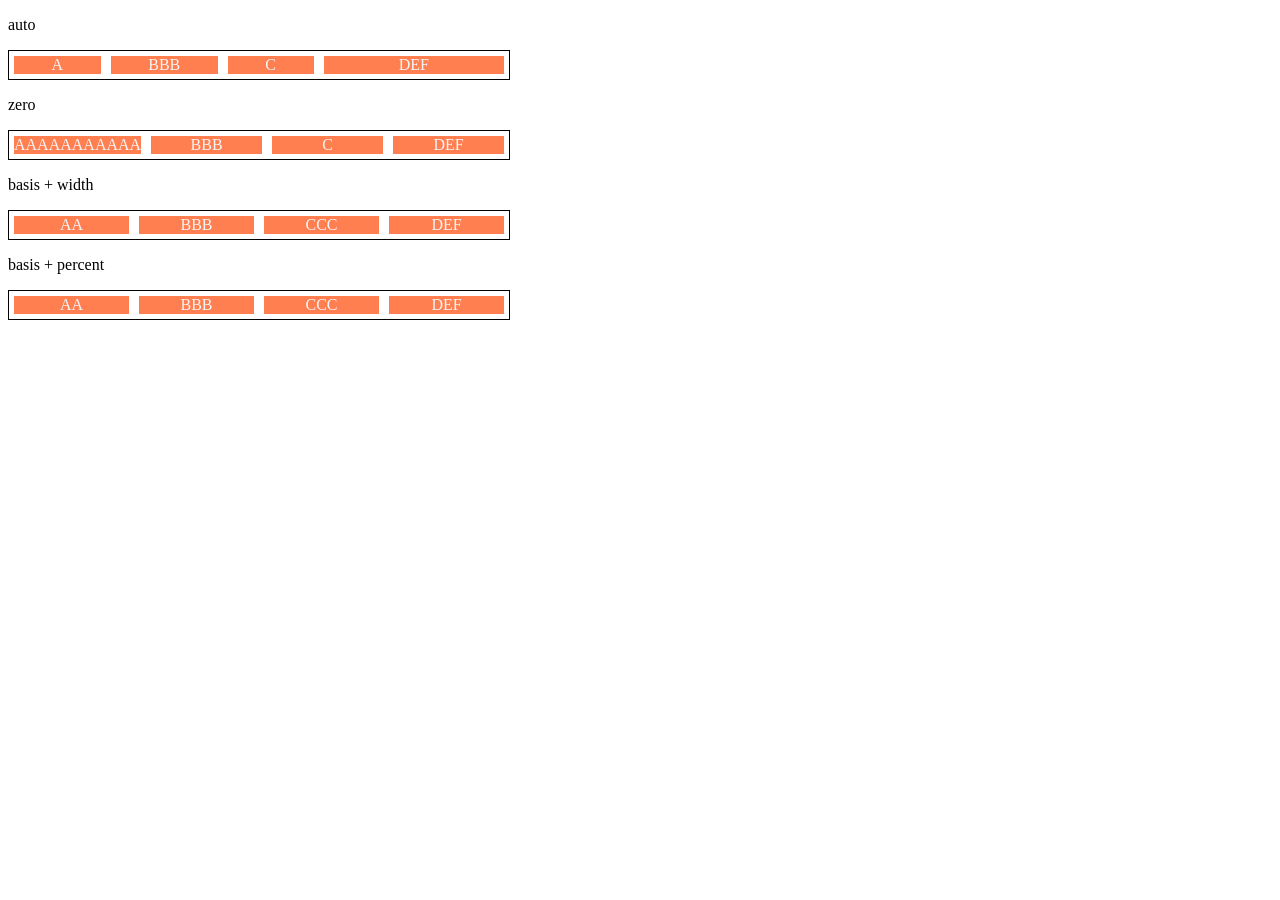
<file: display flex/8-flex-basis.html>
<!DOCTYPE html>
<html lang="en">
  <head>
    <meta charset="UTF-8" />
    <meta http-equiv="X-UA-Compatible" content="IE=edge" />
    <meta name="viewport" content="width=device-width, initial-scale=1.0" />
    <title>Fudamentos - flex basis</title>

    <style>
      .container {
        max-width: 500px;
        border: 1px solid black;
        display: flex;
      }

      .item {
        background-color: coral;
        color: whitesmoke;
        text-align: center;
        margin: 5px;
      }

      .bauto {
        flex-basis: auto;
      }

      .bzero {
        flex-basis: 0;
      }

      .w100 {
        flex-basis: 100px;
      }
      .p50 {
        flex-basis: 50%;
      }
      .fg-0 {
        flex-grow: 0;
      }

      .fg-1 {
        flex-grow: 1;
      }

      .fg-2 {
        flex-grow: 2;
      }
    </style>
  </head>
  <body>
    <p>auto</p>
    <div class="container">
      <div class="item bauto fg-1">A</div>
      <div class="item bauto fg-1">BBB</div>
      <div class="item bauto fg-1">C</div>
      <div class="item bauto fg-2">DEF</div>
    </div>

    <p>zero</p>
    <div class="container">
      <div class="item bzero fg-1">AAAAAAAAAAA</div>
      <div class="item bzero fg-1">BBB</div>
      <div class="item bzero fg-1">C</div>
      <div class="item bzero fg-1">DEF</div>
    </div>

    <p>basis + width</p>
    <div class="container">
      <div class="item w100 fg-2">AA</div>
      <div class="item w100 fg-2">BBB</div>
      <div class="item w100 fg-2">CCC</div>
      <div class="item w100 fg-2">DEF</div>
    </div>

    <p>basis + percent</p>
    <div class="container">
      <div class="item p50 fg-2">AA</div>
      <div class="item p50 fg-2">BBB</div>
      <div class="item p50 fg-2">CCC</div>
      <div class="item p50 fg-2">DEF</div>
    </div>
  </body>
</html>
</file>
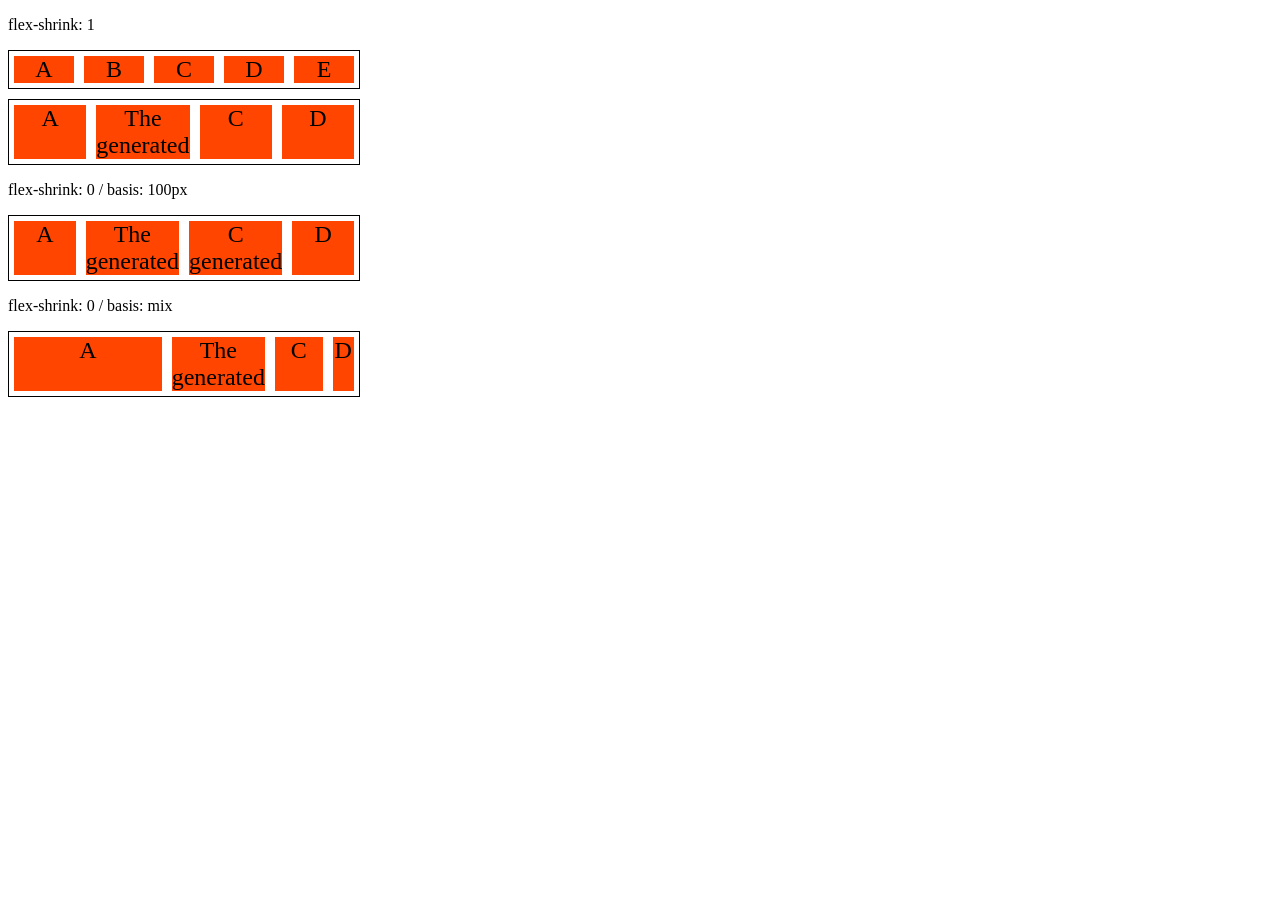
<file: display flex/9-flex-shrink.html>
<!DOCTYPE html>
<html lang="en">
  <head>
    <meta charset="UTF-8" />
    <meta http-equiv="X-UA-Compatible" content="IE=edge" />
    <meta name="viewport" content="width=device-width, initial-scale=1.0" />
    <title>Fundamentos - flex shrink</title>

    <style>
      .container {
        display: flex;
        border: 1px solid black;
        max-width: 350px;
        margin-bottom: 10px;
      }

      .item {
        background-color: orangered;
        font-size: 24px;
        text-align: center;
        margin: 5px;
      }

      .s-0 {
        flex-shrink: 0;
        flex-basis: 0px;
      }

      .s-1 {
        flex-shrink: 1;
        flex-basis: 200px;
      }

      .s-2 {
        flex-shrink: 2;
        flex-basis: 100px;
      }

      .s-3 {
        flex-shrink: 3;
        flex-basis: 100px;
      }

      .fg-1 {
        flex-grow: 1;
      }
    </style>
  </head>
  <body>
    <p>flex-shrink: 1</p>
    <div class="container">
      <div class="item s-1 fg-1">A</div>
      <div class="item s-1 fg-1">B</div>
      <div class="item s-1 fg-1">C</div>
      <div class="item s-1 fg-1">D</div>
      <div class="item s-1 fg-1">E</div>
    </div>

    <div class="container">
      <div class="item s-1 fg-1">A</div>
      <div class="item s-1 fg-1">The generated</div>
      <div class="item s-1 fg-1">C</div>
      <div class="item s-1 fg-1">D</div>
    </div>

    <p>flex-shrink: 0 / basis: 100px</p>
    <div class="container">
      <div class="item s-0 fg-1">A</div>
      <div class="item s-0 fg-1">The generated</div>
      <div class="item s-0 fg-1">C generated</div>
      <div class="item s-0 fg-1">D</div>
    </div>

    <p>flex-shrink: 0 / basis: mix</p>
    <div class="container">
      <div class="item s-1 fg-1">A</div>
      <div class="item s-2 fg-1">The generated</div>
      <div class="item s-2 fg-1">C</div>
      <div class="item s-3 fg-1">D</div>
    </div>
  </body>
</html>
</file>
<file: display-flex/instagram-loginpage/style.css>
* {
  padding: 0;
  margin: 0;
  box-sizing: border-box;
  text-decoration: none;
  font-family: sans-serif;
  font-size: 14px;
}

body {
  width: 100%;
  min-height: 100vh;
  background-color: rgb(243, 243, 243);
  margin: 0;
  padding: 0;
  display: flex;
  justify-content: center;
}

.instagram-wrapper{
  display: flex;
  align-items: center;
  justify-content: center;
  width: 60%;
  height: 100vh;
}

.instagram-phone{
  display: flex;
  align-items: center;
  justify-content: center;
  width: 50%;
}

.instagram-phone img{
  height: 50rem;
}

.instagram-continue{
  display: flex;
  align-items: center;/* horizontal */ 
  justify-content: space-around; /* vertical */
  flex-direction: column;
  width: 50%;
  min-height: 34rem;
}

.group{
  display: flex;
  align-items: center;
  justify-content: space-around;
  flex-direction: column;
  background-color: #ffffff;
  width: 100%;
  padding: 1.3rem 0;
  border: 1px solid lightgray;
}

.group:nth-child(1){
  min-height: 19rem;
}

.instagram-logo{
  height: 3rem;
}

.pfp{
  display: flex;
  align-items: center;
  justify-content: center;
  border-radius: 50%;
  overflow: hidden;
}

.pfp img {
  height: 6rem;
}

.instagram-login{
  background-color: #0095f6;
  color: #ffffff;
  padding: 8px;
  border-radius: 4px;
}

.instagram-logout{
  color: #0095f6;
  margin-top: 1rem;
  font-weight: bold;
}

.not-account{
  color: rgb(160 160 160);
}

.link-blue{
  color: #0095f6;
  font-weight: bold;
}

.get-the-app{
  display: flex;
  flex-direction: column;
  align-items: center;
  justify-content: center;
  width: 100%;
  padding: 1.3rem 0;
}

.get-app {
  font-weight: bold;
}

.download{
  display: flex;
  width: 100%;
  justify-content: space-evenly;
  align-items: center;
  padding: 1rem;
}

.app-download{
  height: 3rem;
  width: 10rem;
  background-size: cover;
}

.app-download:nth-child(1){
  background-image: url("./img/appstore2.png");
}

.app-download:nth-child(2){
  background-image: url("./img/gpstore2.png");
}

/* media queries */

@media (max-width: 1024px) {
  .instagram-wrapper {
    width: 90%;
  }
}

@media (max-width: 650px) {

  body {
    background-color: #ffffff;
  }
  
  .instagram-wrapper {
    width: 90%;
  }

  .instagram-phone {
    display: none;
  }

  .instagram-continue {
    width: 100%;
  }

  .group {
    border: 1px solid transparent;
  }
}
</file>
<file: display-flex/project-flexbox-dio/flex-projeto/style.css>
*{
  margin: 0;
  padding: 0;
  font-family: 'Open Sans', sans-serif;
}

html {
  scroll-behavior: smooth;
}

ul{
  list-style: none;
  margin: 0;
  padding: 0;
}

ul li a{
  text-decoration: none;
}

div img{
  display: block;
  width: 100%;
}

.flex-container{
  display: flex;
  max-width: 992px;
  margin: auto;
  width: 100%;
  min-width: 320px;
  padding: 10px 15px;
}

header{
  text-shadow: rgba(0, 0, 0, 0.288);
  background-color: #1d2e35;
  height: 100px;
  display: flex;
  align-items: center;
  color:#fff;
}

header .list-items{
  text-shadow: rgba(0, 0, 0, 0.288);
  font-style: italic;
  display: flex;
  max-width: 260px;
  width: 100%;
  justify-content: space-between;
  align-items: center;
  margin-top: 10px;
}

.list-items li a{
  color:#fff
}

header .menu{
  justify-content: space-between;
}

.apresentacao{
  height: 100vh;
  align-items: center;
  justify-content: space-between;
}

.apresentacao .texto-apresentacao{
  min-height: 200px;
}

.texto-apresentacao h1{
  color: #1d2e35;
  font-size: 48px;
  margin-bottom: 10px;
}

.btn{
  background-color: #1d2e35;
  color: #fff;
  text-align: center;
  border-radius: 30px;
  width: 220px;
  display: block;
  text-decoration: none;
  height: 50px;
  line-height: 50px;
  margin-top: 10px;
  margin-bottom: 10px;
}

#quem-somos{
  flex-direction: row-reverse;
  align-items: center;
  justify-content: space-between;
}

#quem-somos h2{
  font-size: 32px;
  color: #1d2e35;
  display: flex;
  margin-bottom: 20px;
}

#quem-somos h2::before{
  content: "";
  height: 40px;
  width: 5px;
  margin-right: 5px;
  background-color: #1d2e35;
  position: relative;
}

#quem-somos p{
  margin-bottom: 10px;
  width: 90%;
}

#quem-somos img{
  min-width: 420px;
}

.container-externo{
  background-color: #1d2e35;
  width: 100%;
}

#serviços{
  flex-direction: column;
  padding-top: 50px;
  padding-bottom: 100px;
}

#serviços h2{
  color: #fff;
  font-size: 32px;
  margin-bottom: 20px;
}

.list-serviços{
  display: flex;
  justify-content: space-between;
}

.list-serviços .item-serviço{
  text-align: center;
}

.item-serviço a{
  width: 220px;
  background-color: #fff;
  border-radius: 30px;
  height: 50px;
  text-align: center;
  margin-top: 20px;
  line-height: 50px;
  padding: 5px 10px;
  color: #1d2e35;
  font-size: 12px;
  text-decoration: none;
  font-weight: 700;
}

.item-serviço p{
  font-weight: 700;
  font-size: 18px;
  color: #fff;
  margin-top: 20px;
}

.item-serviço img{
  width: 80%;
  margin: auto;
}

#planos{
  flex-direction: column;
  min-height: 100vh;
  padding-top: 50px;
}

#planos h2{
  font-size: 32px;
  padding-bottom: 20px;
}

.list-planos{
  display: flex;
  align-items: flex-end;
  justify-content: space-between;
}

.item-plano{
  flex: 1;
  border: 5px solid #1d2e35;
  margin-right: 20px;
  padding: 10px;
  max-width: 240px;
}

.item-plano .btn{
  margin: auto;
  margin-bottom: 20px;
}

.item-plano h3{
  font-size: 24px;
  display: flex;
  flex-direction: column;
  text-align: center;
  margin-top: 20px;
}

.item-plano h3::after{
  content: "";
  background-color: #1d2e35;
  width: 100%;
  height: 3px;
  margin-top: 20px;
  margin-bottom: 10px;
}

.item-plano ul{
  padding: 10px 20px;
  display: flex;
  flex-direction: column;
  margin-bottom: 10px;
}

.item-plano ul li{
  display: flex;
  flex-wrap: nowrap;
  align-items: center;
}

.item-plano ul li::before{
  content: "";
  width: 10px;
  height: 10px;
  background-color: #1d2e35;
  margin-right: 5px;
}

footer{
  background-color: #1d2e35;
  height: 70px;
  display: flex;
  align-items: center;
}

footer .footer{
  justify-content: space-between;
  color: #fff;
  font-style: oblique;
}

/*mobile*/
@media(max-width: 992px){
  .flex-container{
    flex-direction: column;
  }

  .apresentacao{
    flex-direction: column-reverse;
    height: auto;
  }

  .apresentacao .texto-apresentacao{
    min-height: 200px;
    width: 100%;
  }

  #quem-somos{
    flex-direction: column-reverse;
  }

  #quem-somos img{
    min-width: 320px;
    margin: auto;
  }

  .list-serviços{
    flex-direction: column;
    align-items: center;
    padding: 20px
  }

  .item-serviço{
    padding: 20px
  }

  .item-serviço img{
    width: 50%;
    margin: auto;
  }

  .item-serviço .btn{
    border-radius: 30px;
    width: 220px;
    display: block;
    text-decoration: none;
    height: 50px;
    line-height: 50px;
    margin-top: 10px;
    margin-bottom: 10px;
  }

  .list-planos{
    flex-direction: column;
    align-items: flex-start;
    margin-bottom: 20px;

  }

  .list-planos .item-plano{
    max-width: 50%;
    margin: auto;
    width: 100%;
    margin-bottom: 20px;
  }

  .footer p{
    padding: 3px;
  }
}
</file>
